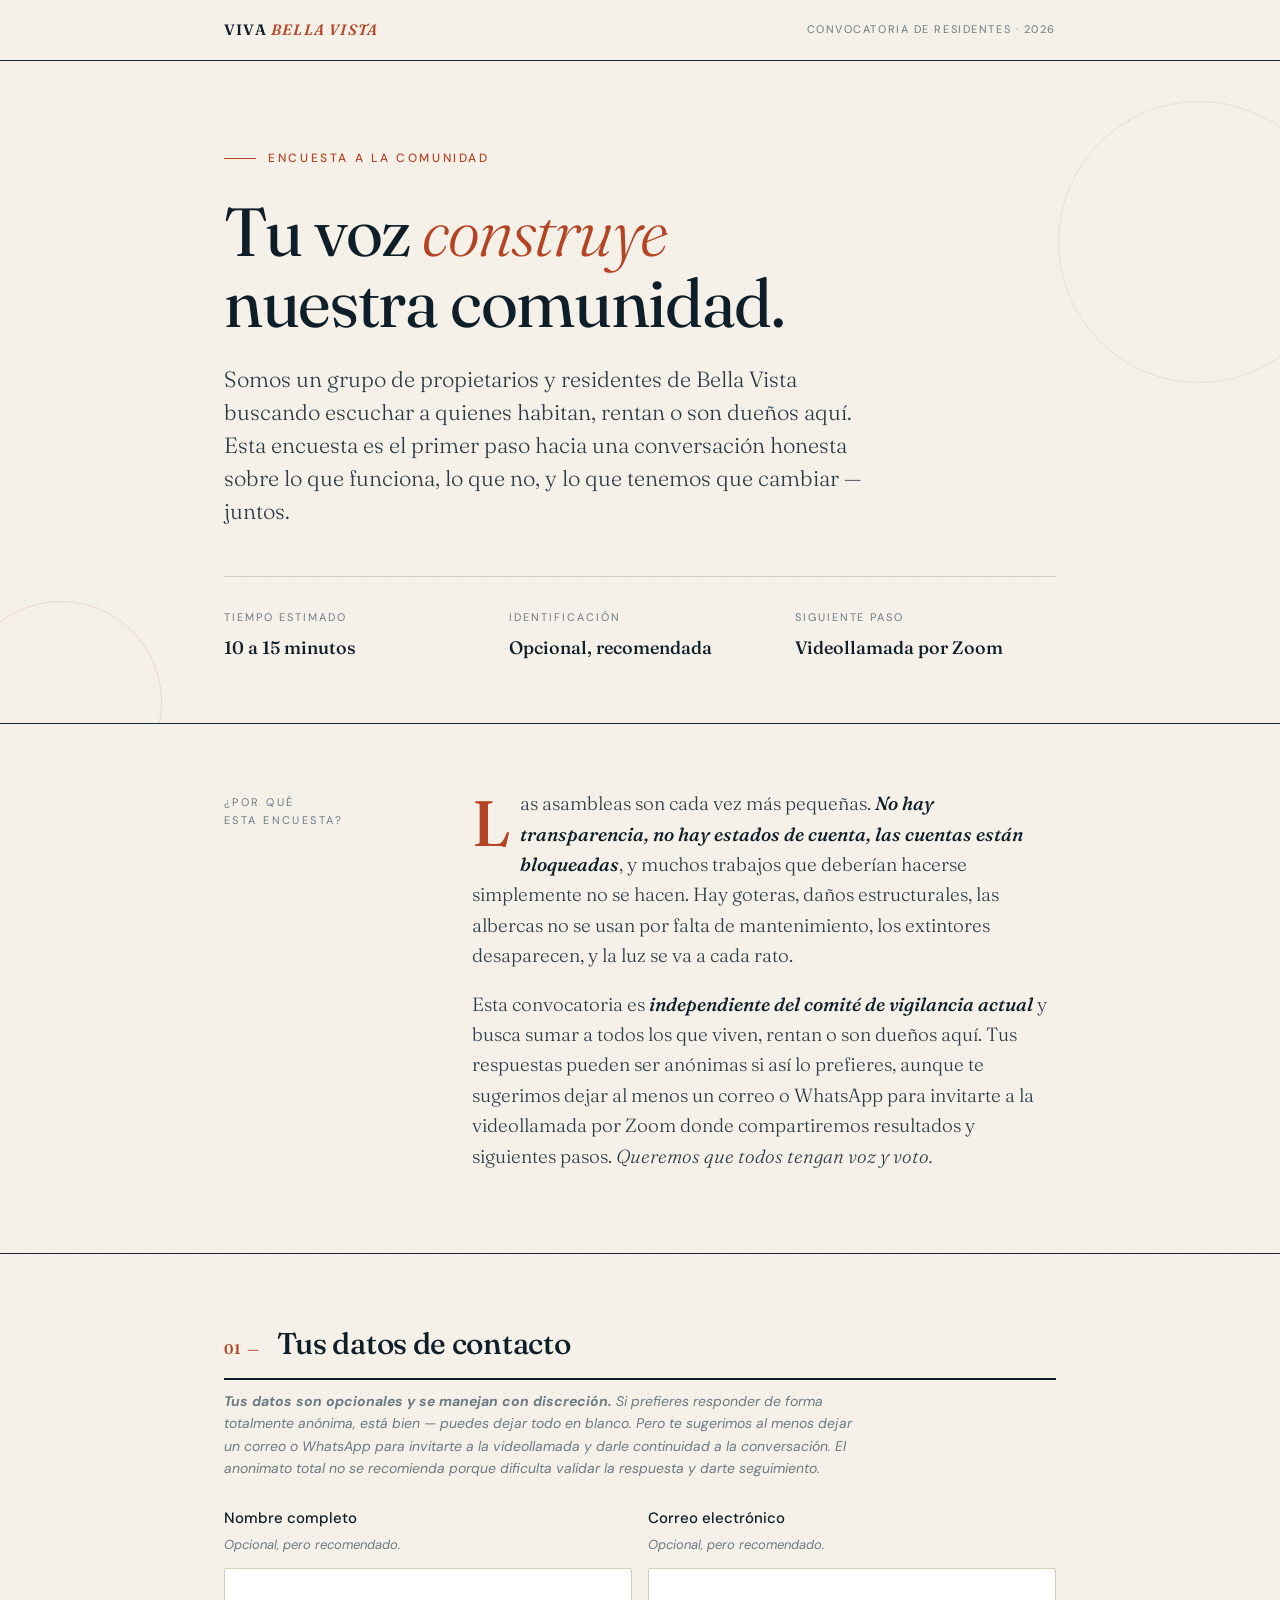
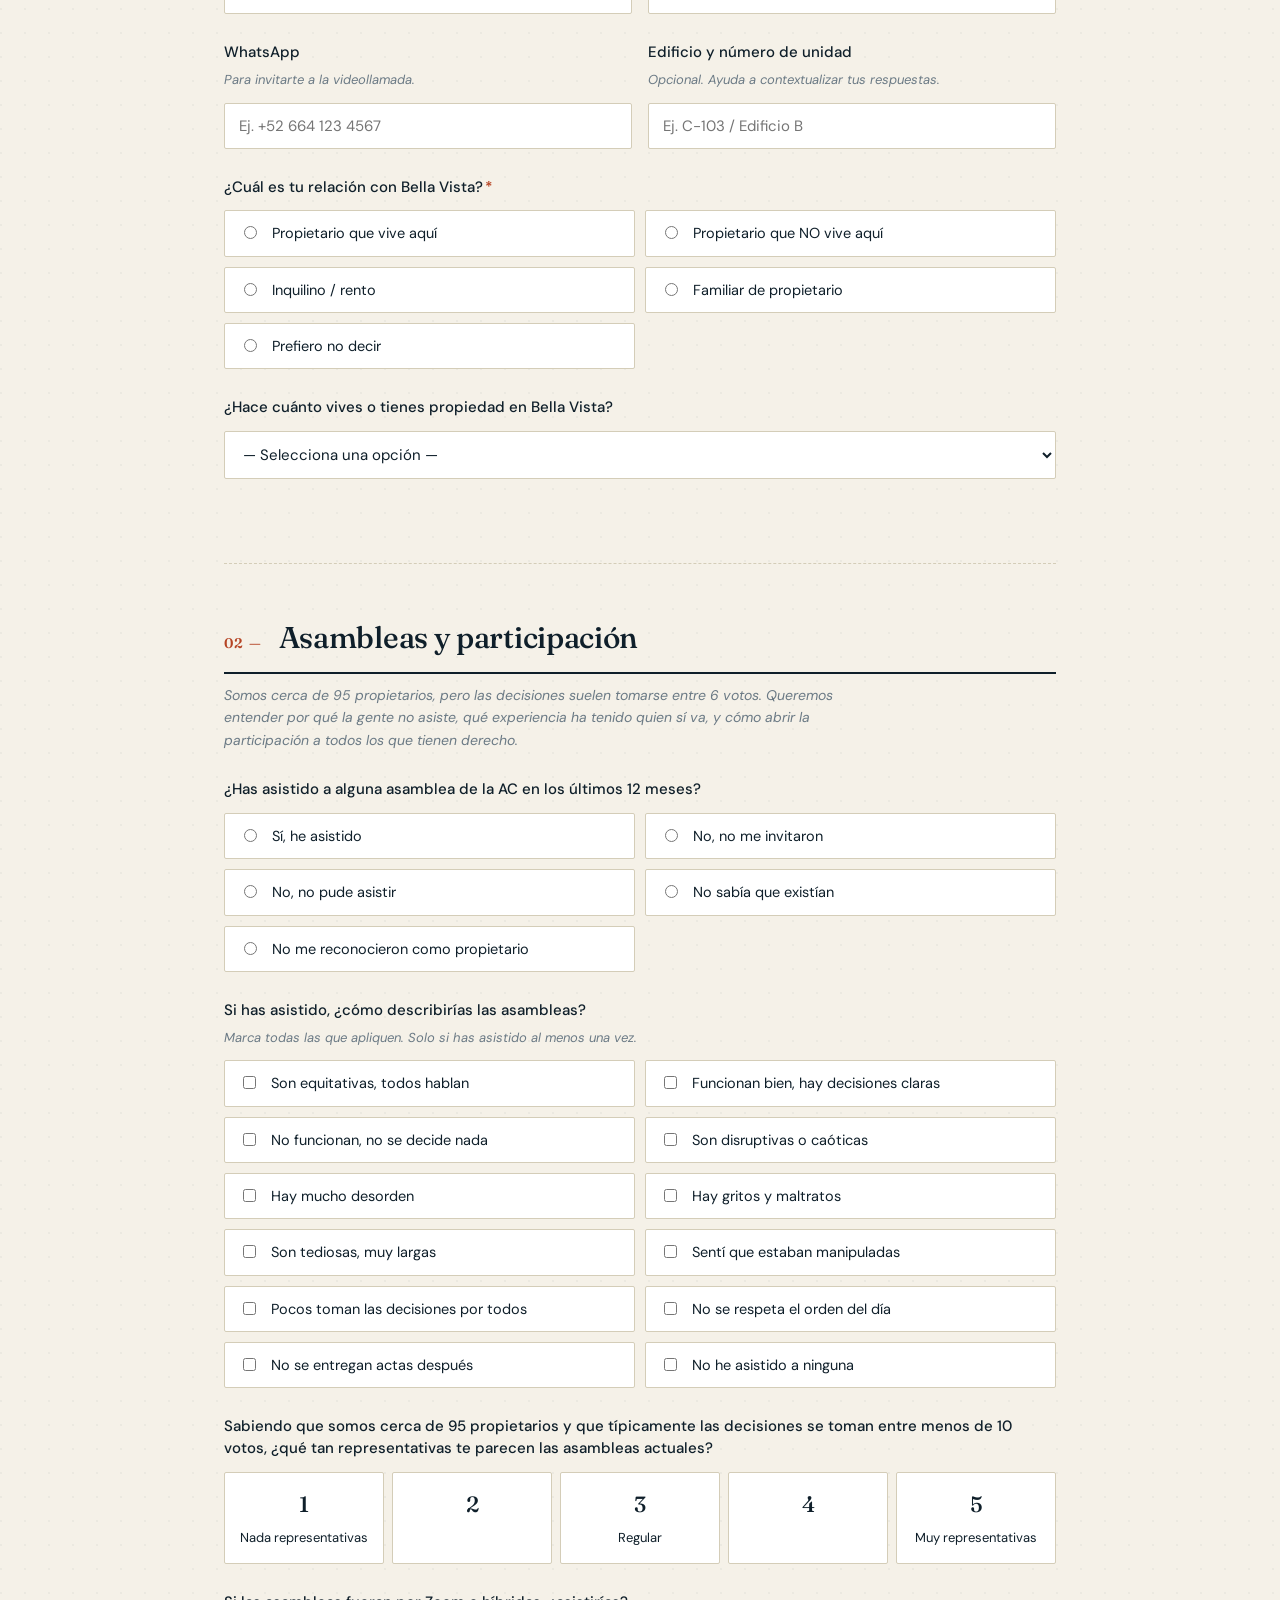
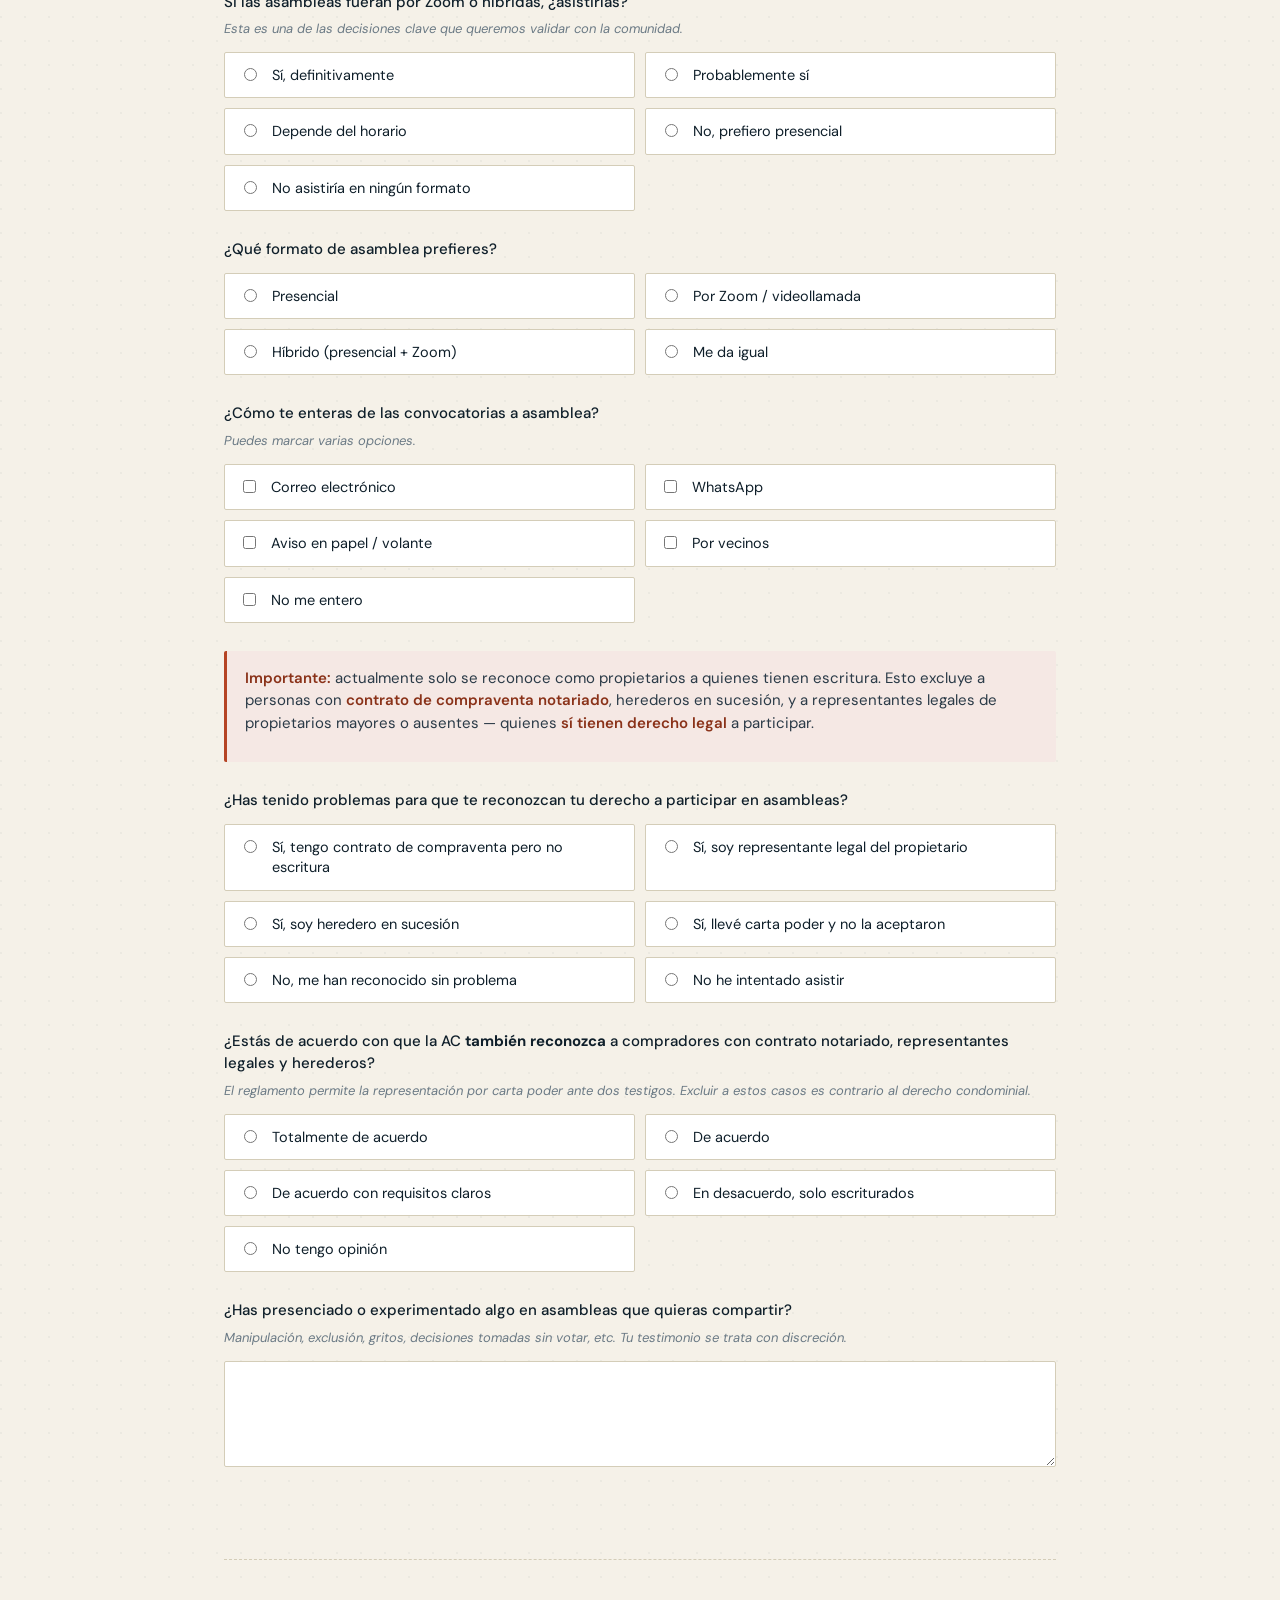
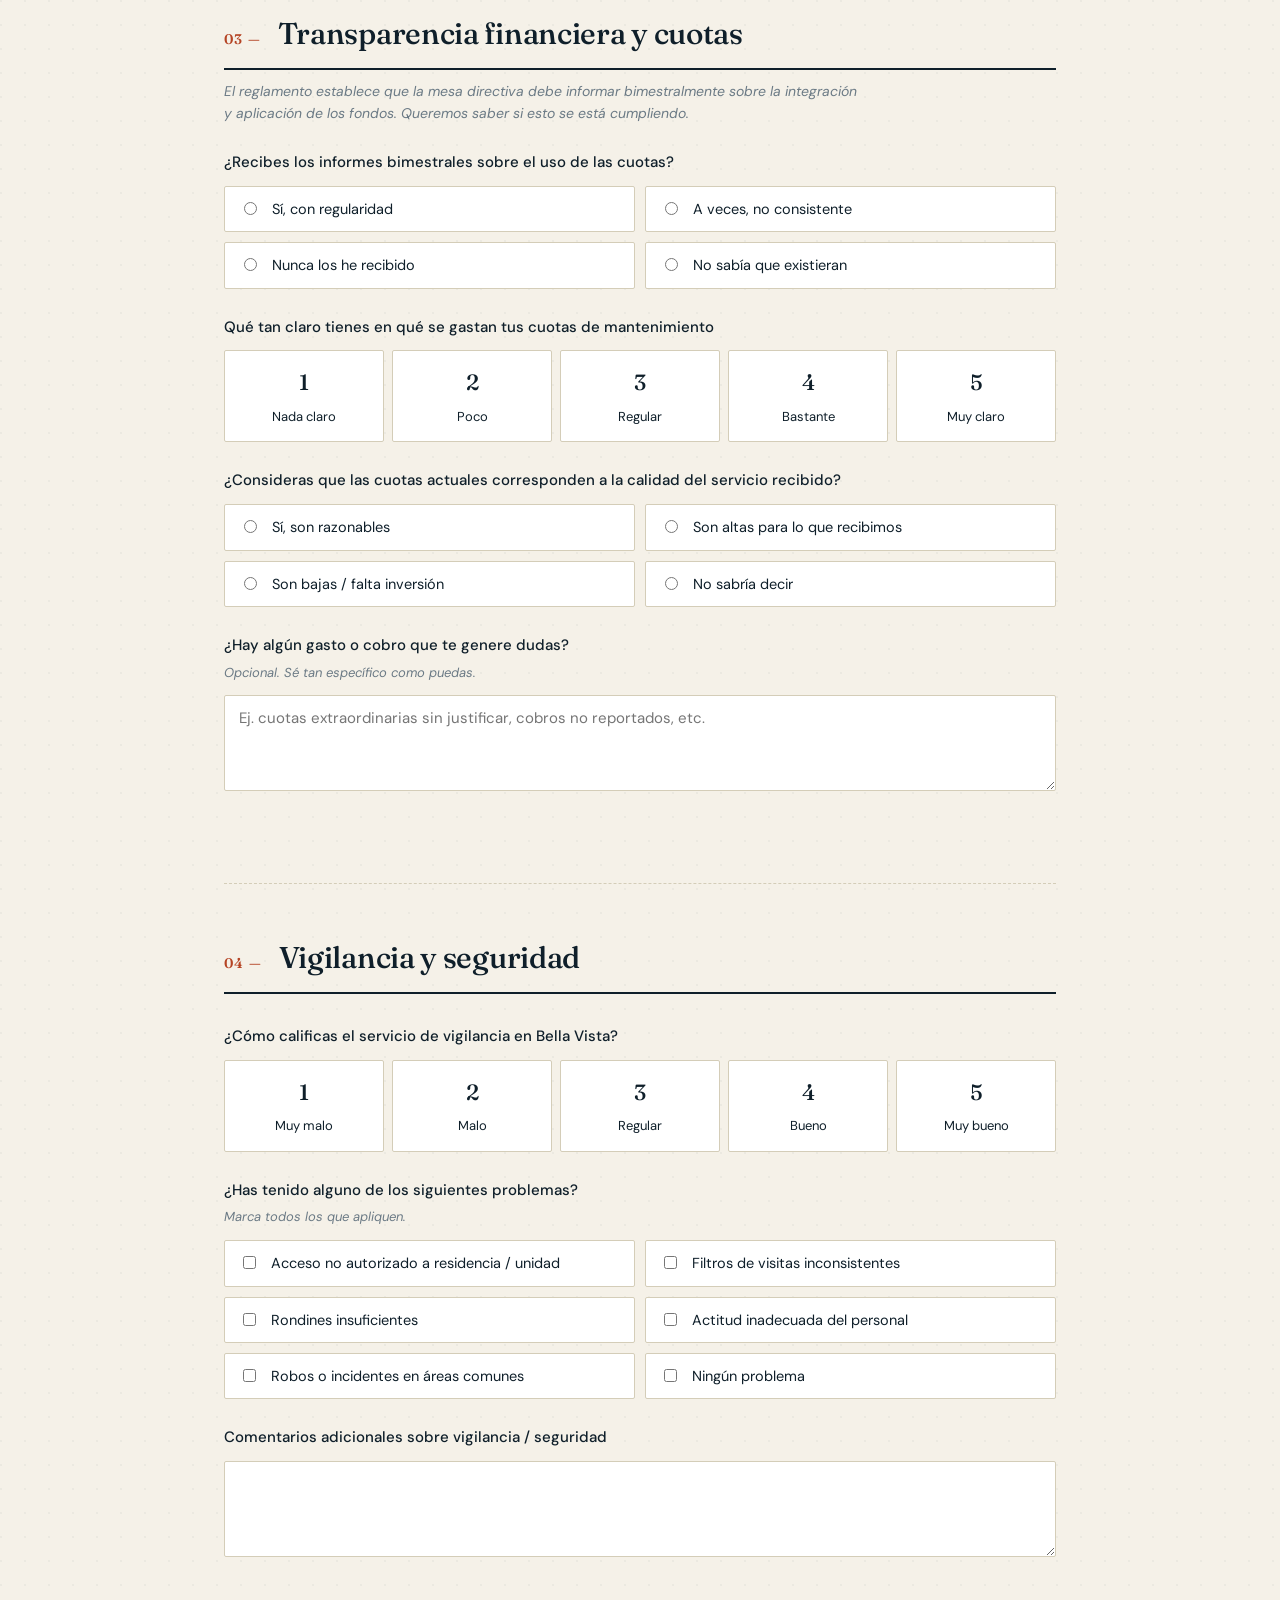
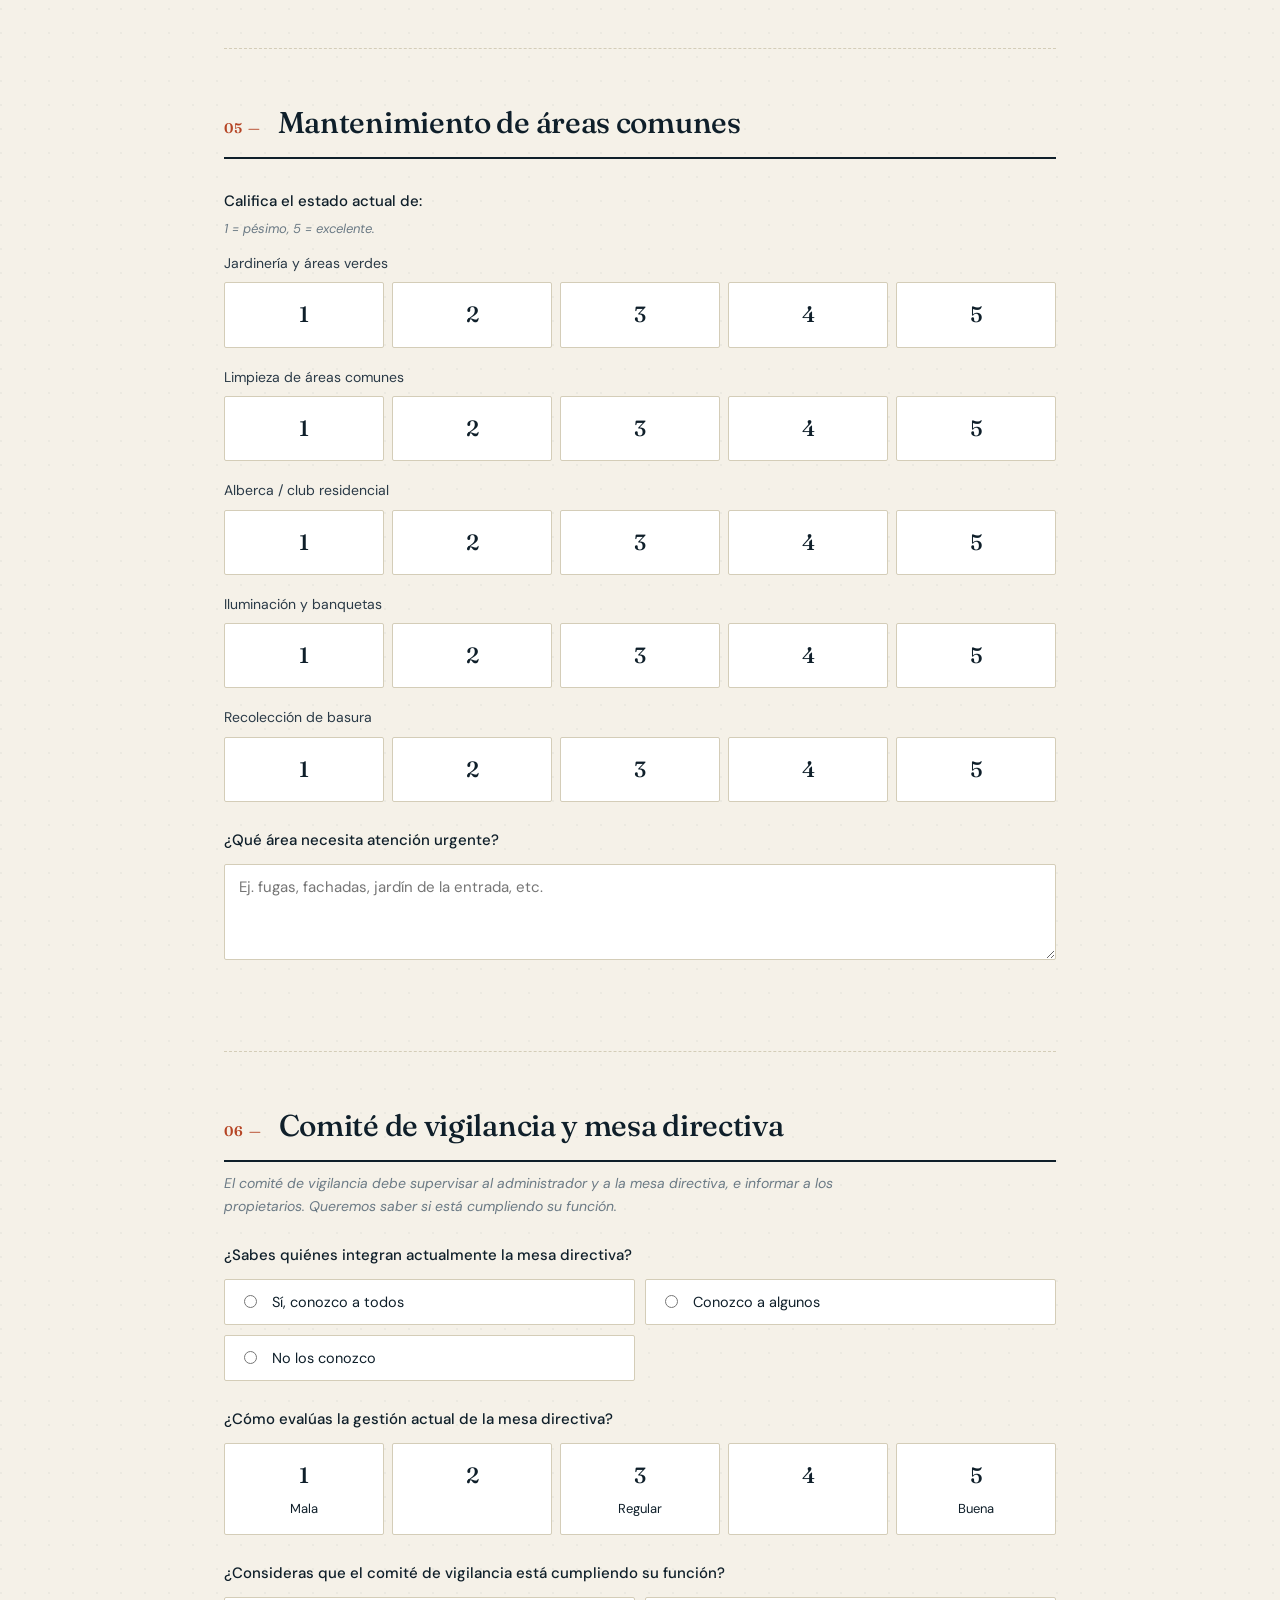
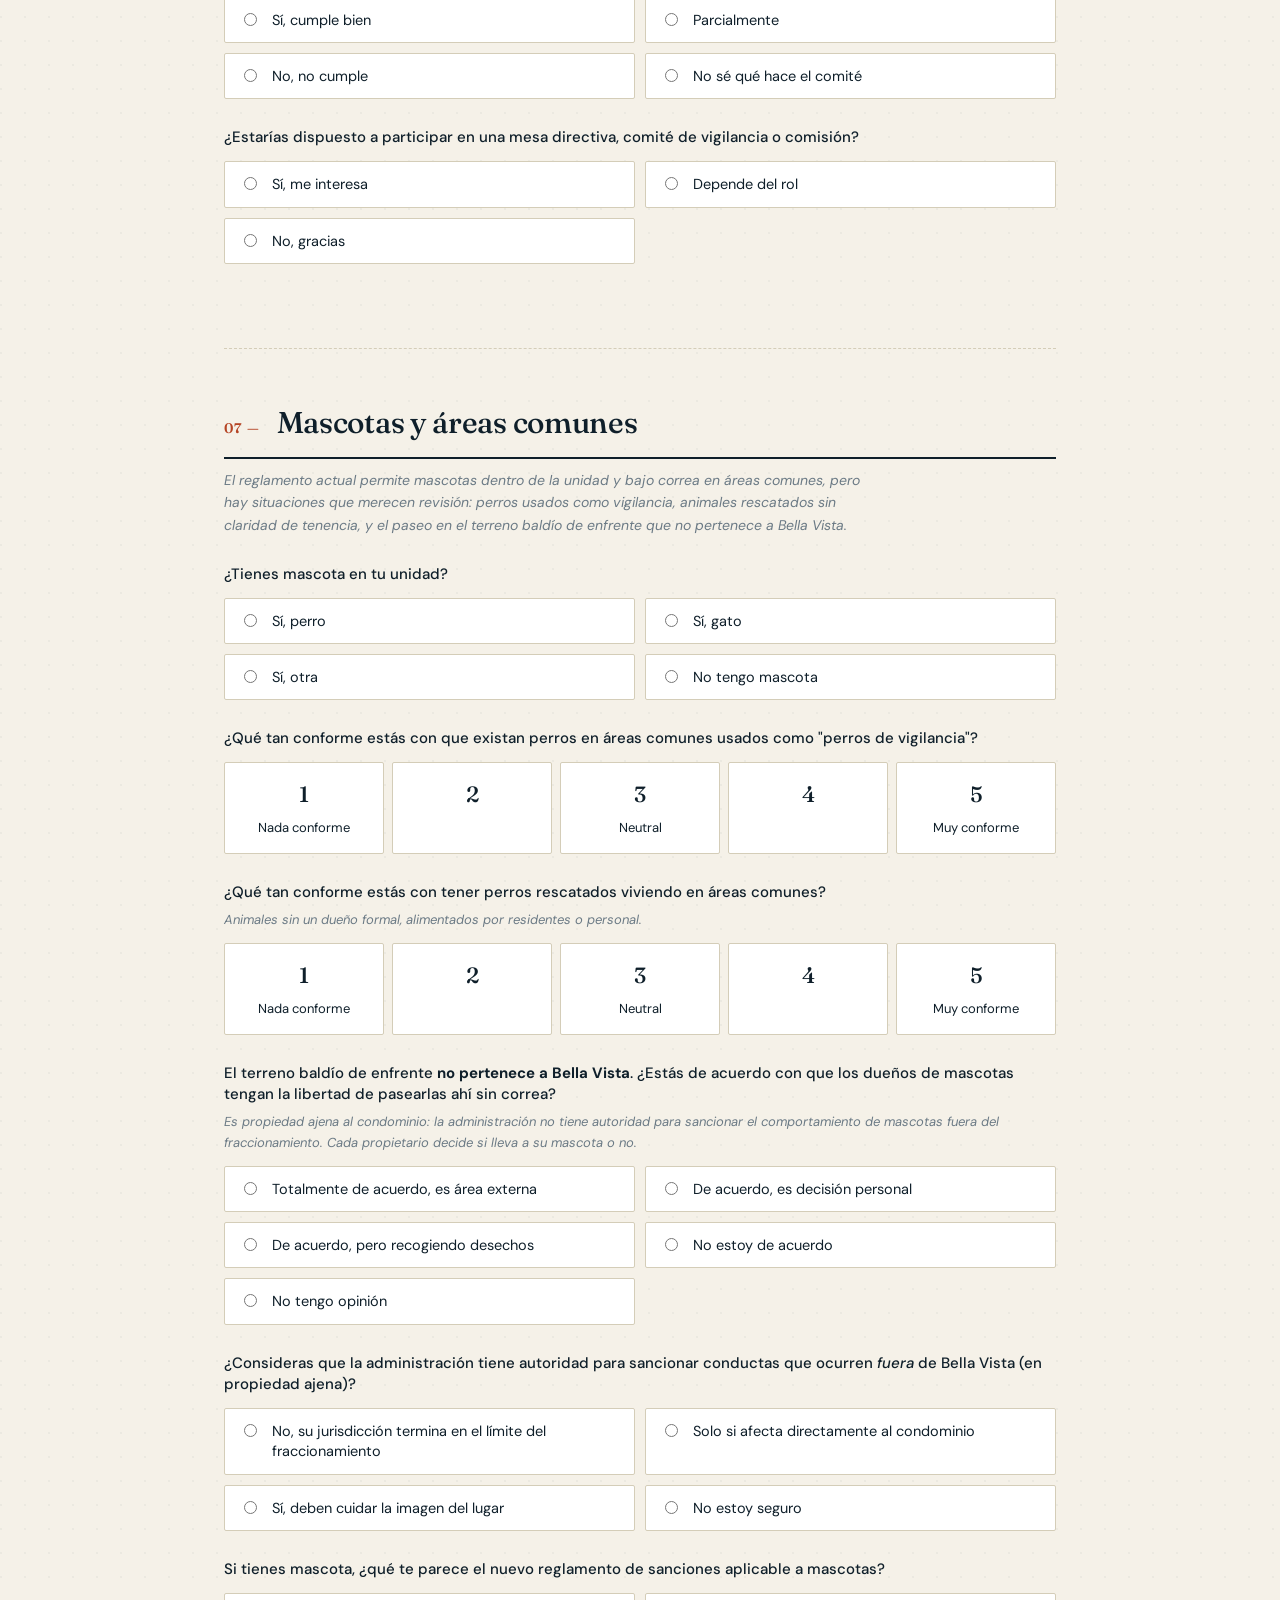
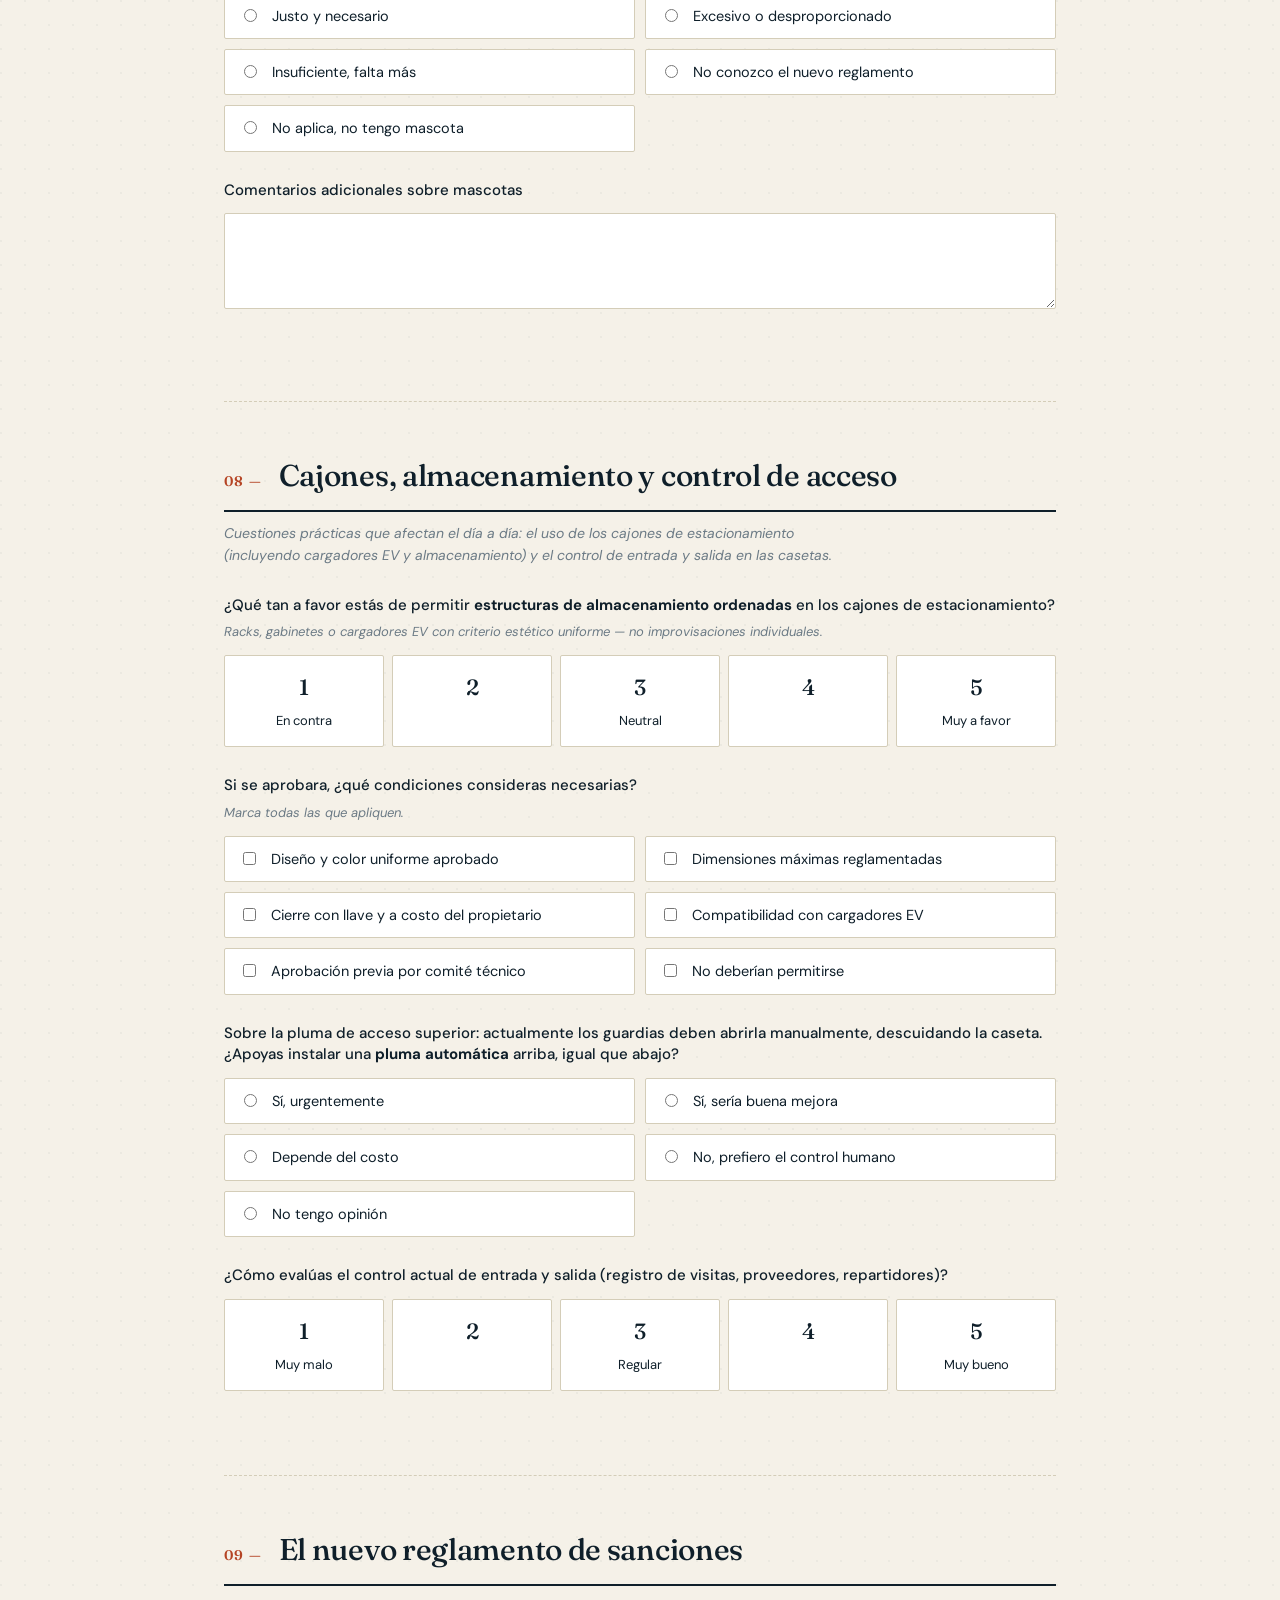
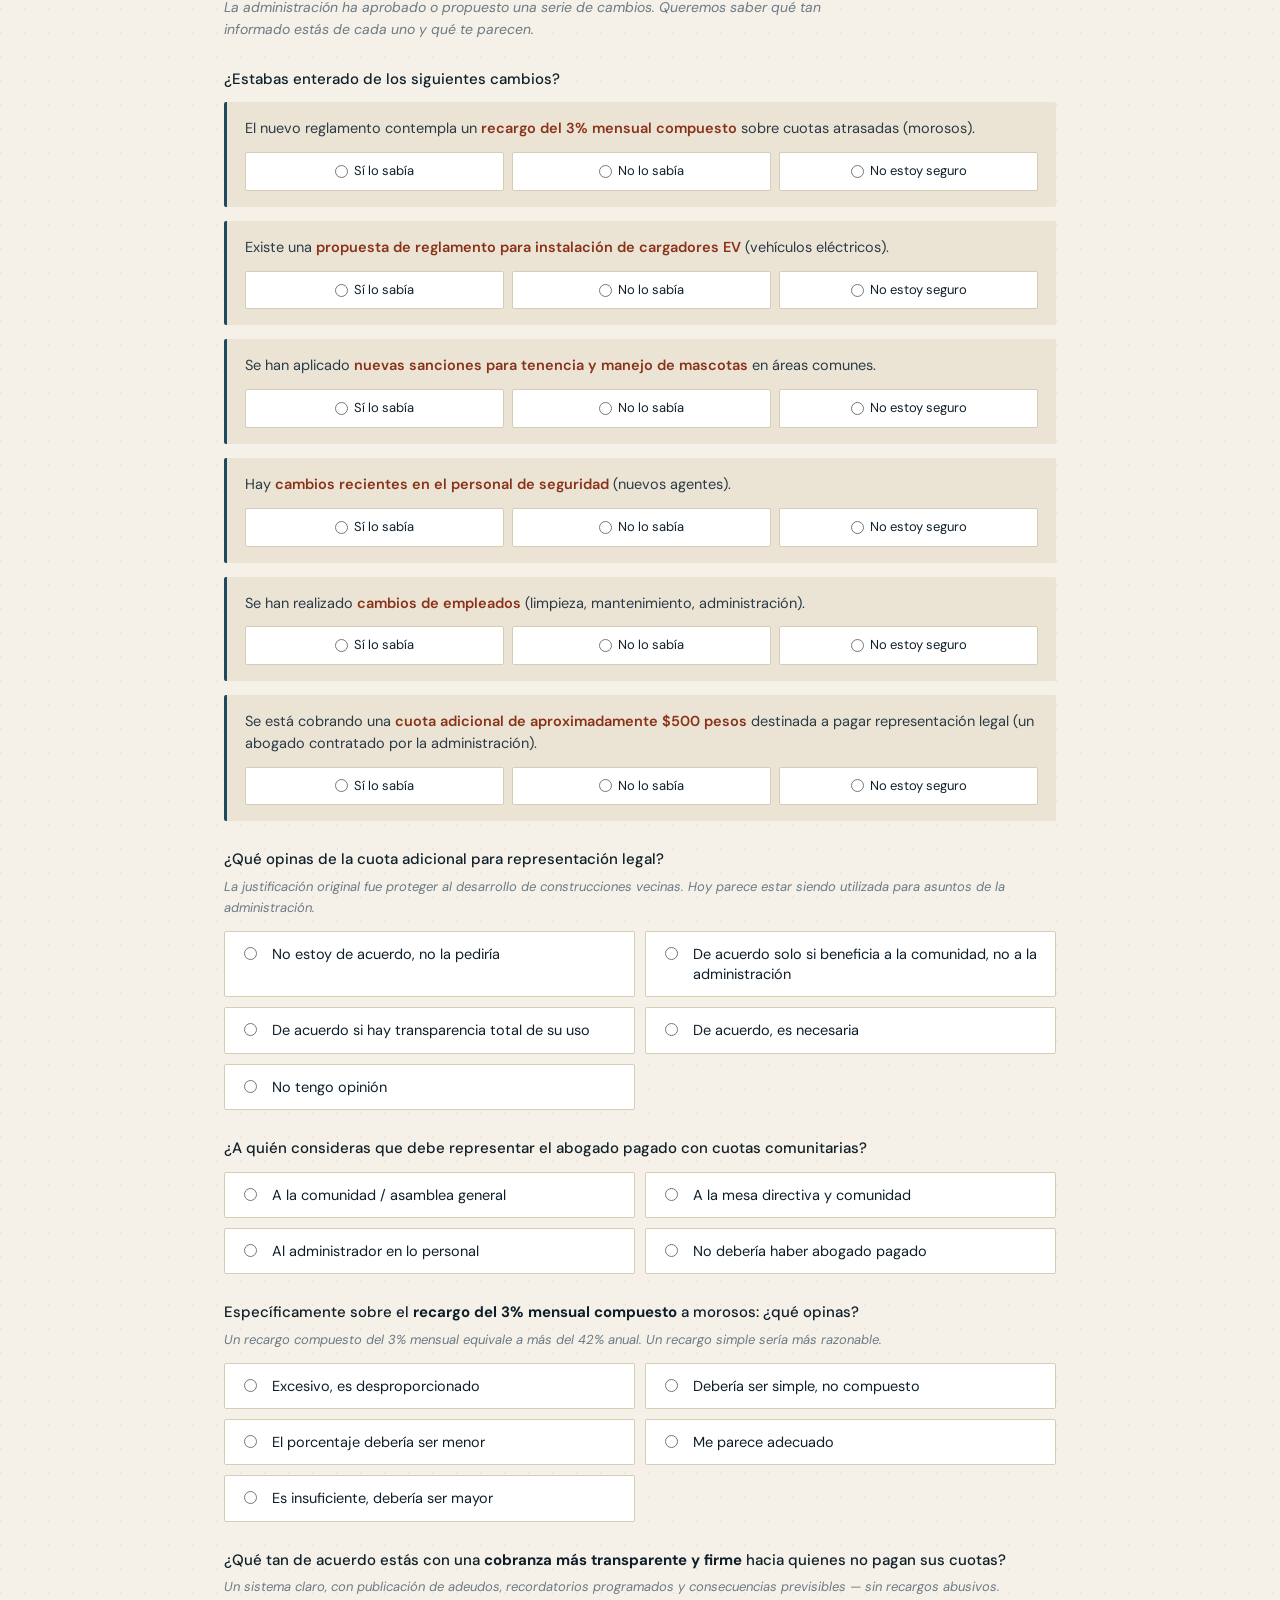
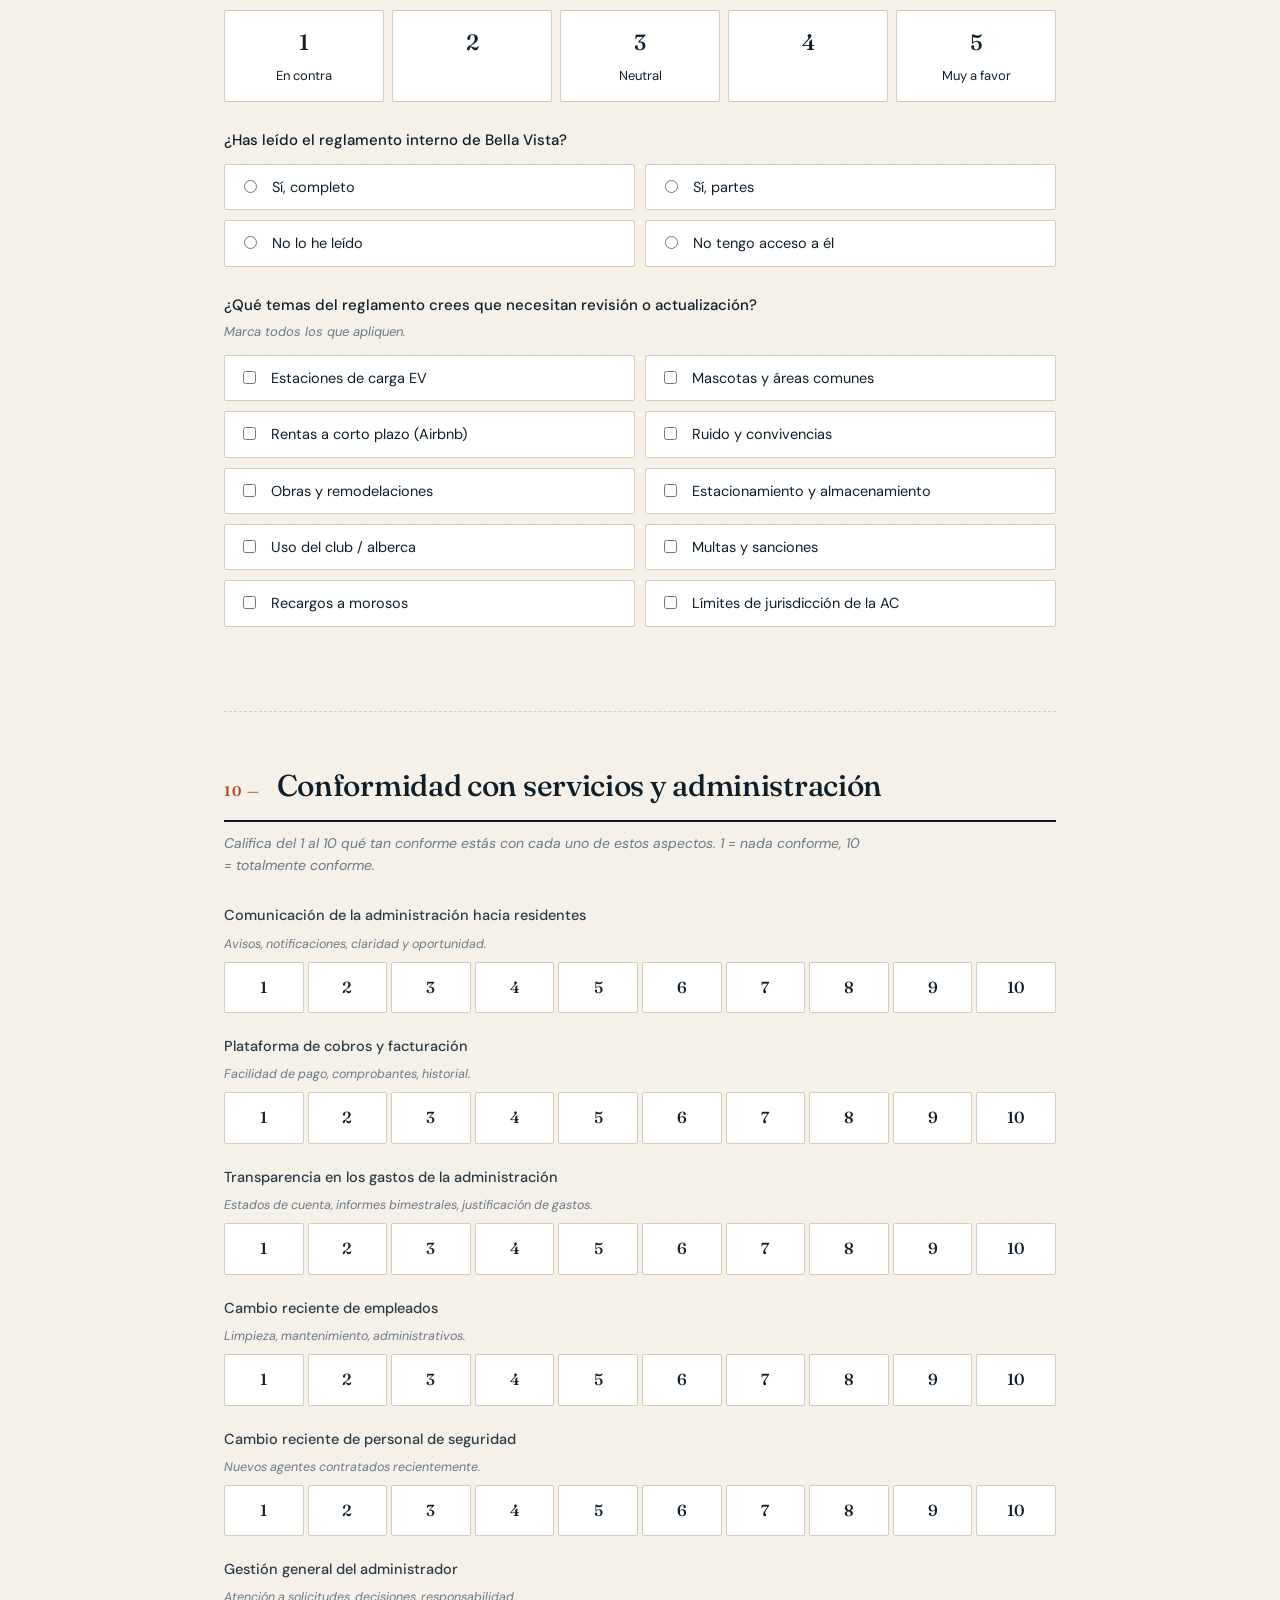
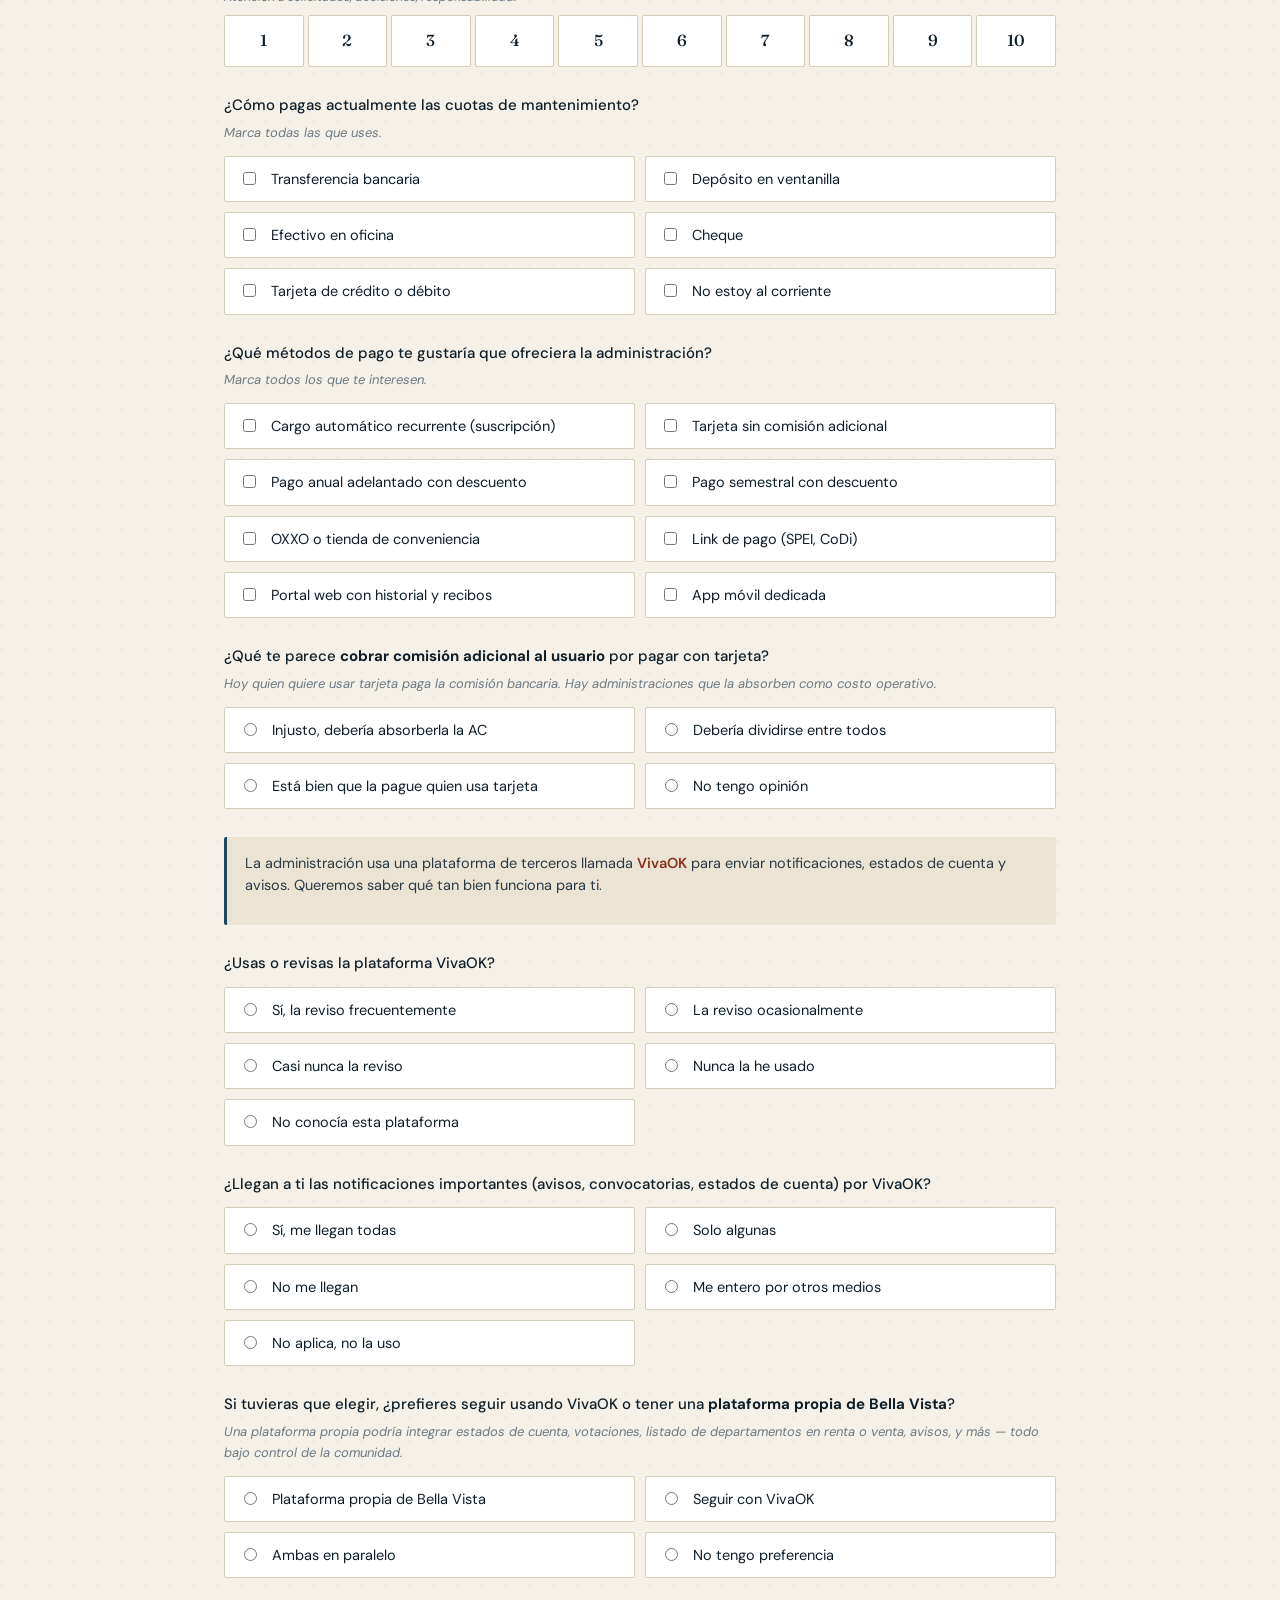
<file: encuesta/index.html>
<!DOCTYPE html>
<html lang="es">
<head>
<meta charset="UTF-8" />
<meta name="viewport" content="width=device-width, initial-scale=1.0" />
<title>Encuesta de la Comunidad — Viva Bella Vista</title>
<meta name="description" content="Encuesta a propietarios, residentes e inquilinos de Condominios Bella Vista. Tu voz cuenta para mejorar nuestra comunidad." />

<link rel="preconnect" href="https://fonts.googleapis.com" />
<link rel="preconnect" href="https://fonts.gstatic.com" crossorigin />
<link href="https://fonts.googleapis.com/css2?family=Fraunces:ital,opsz,wght@0,9..144,300;0,9..144,400;0,9..144,500;0,9..144,600;0,9..144,700;1,9..144,400&family=DM+Sans:wght@300;400;500;600&display=swap" rel="stylesheet" />

<style>
  :root {
    --ink: #0f1f2a;
    --ink-soft: #2a3a47;
    --paper: #f5f1e8;
    --paper-warm: #ebe4d4;
    --line: #1a2b38;
    --accent: #b54424;        /* terracota costera */
    --accent-deep: #8a3219;
    --sea: #1e4a5f;           /* azul profundo del mar */
    --muted: #6b7a85;
    --field-bg: #ffffff;
    --field-border: #d4cdb8;
    --shadow: 0 1px 0 rgba(15,31,42,.06), 0 8px 24px -16px rgba(15,31,42,.18);
  }

  * { box-sizing: border-box; }

  html { scroll-behavior: smooth; }

  body {
    margin: 0;
    background: var(--paper);
    color: var(--ink);
    font-family: 'DM Sans', system-ui, sans-serif;
    font-size: 16px;
    line-height: 1.6;
    -webkit-font-smoothing: antialiased;
    background-image:
      radial-gradient(circle at 1px 1px, rgba(15,31,42,.04) 1px, transparent 0);
    background-size: 24px 24px;
  }

  ::selection { background: var(--accent); color: var(--paper); }

  .container {
    max-width: 880px;
    margin: 0 auto;
    padding: 0 24px;
  }

  /* ============ HEADER / HERO ============ */
  .topbar {
    border-bottom: 1px solid var(--line);
    background: var(--paper);
    padding: 18px 0;
    font-size: 13px;
    letter-spacing: 0.12em;
    text-transform: uppercase;
  }
  .topbar .container {
    display: flex;
    justify-content: space-between;
    align-items: center;
    gap: 16px;
    flex-wrap: wrap;
  }
  .topbar .brand {
    font-family: 'Fraunces', serif;
    font-weight: 600;
    font-size: 15px;
    letter-spacing: 0.08em;
  }
  .topbar .brand span { color: var(--accent); font-style: italic; }
  .topbar .meta { color: var(--muted); font-size: 11px; }

  .hero {
    padding: 80px 0 60px;
    border-bottom: 1px solid var(--line);
    position: relative;
    overflow: hidden;
  }
  .hero::before {
    content: "";
    position: absolute;
    top: 40px; right: -60px;
    width: 280px; height: 280px;
    border: 1px solid var(--ink);
    border-radius: 50%;
    opacity: 0.08;
    pointer-events: none;
  }
  .hero::after {
    content: "";
    position: absolute;
    bottom: -80px; left: -40px;
    width: 200px; height: 200px;
    border: 1px solid var(--accent);
    border-radius: 50%;
    opacity: 0.15;
    pointer-events: none;
  }

  .eyebrow {
    display: inline-flex;
    align-items: center;
    gap: 12px;
    font-size: 12px;
    letter-spacing: 0.22em;
    text-transform: uppercase;
    color: var(--accent);
    font-weight: 500;
    margin-bottom: 28px;
  }
  .eyebrow::before {
    content: "";
    width: 32px; height: 1px;
    background: var(--accent);
  }

  h1 {
    font-family: 'Fraunces', serif;
    font-weight: 400;
    font-size: clamp(40px, 6vw, 68px);
    line-height: 1.05;
    letter-spacing: -0.02em;
    margin: 0 0 24px;
    color: var(--ink);
  }
  h1 em {
    font-style: italic;
    color: var(--accent);
    font-weight: 300;
  }

  .lead {
    font-family: 'Fraunces', serif;
    font-weight: 300;
    font-size: clamp(18px, 2vw, 22px);
    line-height: 1.5;
    color: var(--ink-soft);
    max-width: 640px;
    margin: 0 0 36px;
  }

  .hero-meta {
    display: grid;
    grid-template-columns: repeat(3, 1fr);
    gap: 24px;
    margin-top: 48px;
    padding-top: 32px;
    border-top: 1px solid var(--field-border);
  }
  .hero-meta div .label {
    font-size: 11px;
    letter-spacing: 0.18em;
    text-transform: uppercase;
    color: var(--muted);
    margin-bottom: 8px;
  }
  .hero-meta div .value {
    font-family: 'Fraunces', serif;
    font-size: 18px;
    font-weight: 500;
  }
  @media (max-width: 600px) {
    .hero-meta { grid-template-columns: 1fr; gap: 16px; }
  }

  /* ============ INTRO / CONTEXTO ============ */
  .intro {
    padding: 64px 0;
    border-bottom: 1px solid var(--line);
  }
  .intro-grid {
    display: grid;
    grid-template-columns: 200px 1fr;
    gap: 48px;
    align-items: start;
  }
  @media (max-width: 700px) {
    .intro-grid { grid-template-columns: 1fr; gap: 16px; }
  }
  .intro-label {
    font-size: 11px;
    letter-spacing: 0.22em;
    text-transform: uppercase;
    color: var(--muted);
    padding-top: 6px;
  }
  .intro-text p {
    font-family: 'Fraunces', serif;
    font-size: 19px;
    line-height: 1.6;
    color: var(--ink-soft);
    margin: 0 0 18px;
    font-weight: 300;
  }
  .intro-text p:first-child::first-letter {
    font-family: 'Fraunces', serif;
    float: left;
    font-size: 64px;
    line-height: 0.9;
    padding: 6px 10px 0 0;
    color: var(--accent);
    font-weight: 500;
  }
  .intro-text strong {
    font-weight: 500;
    color: var(--ink);
    font-style: italic;
  }

  /* ============ FORMULARIO ============ */
  .form-section {
    padding: 72px 0 48px;
  }

  .section-block {
    margin-bottom: 56px;
    padding-bottom: 56px;
    border-bottom: 1px dashed var(--field-border);
  }
  .section-block:last-of-type { border-bottom: none; }

  .section-head {
    display: flex;
    align-items: baseline;
    gap: 16px;
    margin-bottom: 32px;
    padding-bottom: 16px;
    border-bottom: 2px solid var(--ink);
  }
  .section-num {
    font-family: 'Fraunces', serif;
    font-size: 14px;
    font-weight: 600;
    color: var(--accent);
    letter-spacing: 0.1em;
    flex-shrink: 0;
  }
  .section-title {
    font-family: 'Fraunces', serif;
    font-size: clamp(22px, 3vw, 30px);
    font-weight: 500;
    margin: 0;
    letter-spacing: -0.01em;
    line-height: 1.2;
  }
  .section-desc {
    font-size: 14px;
    color: var(--muted);
    margin: -22px 0 28px 0;
    max-width: 640px;
    font-style: italic;
  }

  .field {
    margin-bottom: 28px;
  }
  .field label.q {
    display: block;
    font-weight: 500;
    font-size: 15px;
    margin-bottom: 12px;
    color: var(--ink);
    line-height: 1.45;
  }
  .field .help {
    display: block;
    font-size: 13px;
    color: var(--muted);
    margin-top: -6px;
    margin-bottom: 12px;
    font-style: italic;
  }
  .req {
    color: var(--accent);
    font-weight: 600;
    margin-left: 2px;
  }

  input[type="text"],
  input[type="email"],
  input[type="tel"],
  textarea,
  select {
    width: 100%;
    padding: 12px 14px;
    border: 1px solid var(--field-border);
    background: var(--field-bg);
    font-family: inherit;
    font-size: 15px;
    color: var(--ink);
    border-radius: 2px;
    transition: border-color .15s, box-shadow .15s;
  }
  input:focus, textarea:focus, select:focus {
    outline: none;
    border-color: var(--ink);
    box-shadow: 0 0 0 3px rgba(15,31,42,.08);
  }
  textarea { resize: vertical; min-height: 96px; }

  .grid-2 {
    display: grid;
    grid-template-columns: 1fr 1fr;
    gap: 16px;
  }
  @media (max-width: 600px) { .grid-2 { grid-template-columns: 1fr; } }

  /* radio / checkbox custom */
  .options { display: grid; gap: 10px; }
  .options.cols-2 { grid-template-columns: 1fr 1fr; }
  @media (max-width: 600px) { .options.cols-2 { grid-template-columns: 1fr; } }

  .opt {
    display: flex;
    align-items: flex-start;
    gap: 12px;
    padding: 12px 14px;
    border: 1px solid var(--field-border);
    background: var(--field-bg);
    cursor: pointer;
    transition: all .12s ease;
    border-radius: 2px;
    font-size: 14.5px;
    line-height: 1.4;
  }
  .opt:hover { border-color: var(--ink-soft); background: #fff; }
  .opt input { margin-top: 3px; accent-color: var(--accent); flex-shrink: 0; }
  .opt input:checked + span { font-weight: 500; }
  .opt:has(input:checked) {
    border-color: var(--accent);
    background: #fff;
    box-shadow: inset 3px 0 0 var(--accent);
  }

  /* escala 1-5 */
  .scale {
    display: grid;
    grid-template-columns: repeat(5, 1fr);
    gap: 8px;
    margin-top: 8px;
  }
  .scale label {
    display: flex;
    flex-direction: column;
    align-items: center;
    gap: 6px;
    padding: 14px 6px;
    border: 1px solid var(--field-border);
    background: var(--field-bg);
    cursor: pointer;
    border-radius: 2px;
    font-size: 13px;
    text-align: center;
    transition: all .12s;
  }
  .scale label:hover { border-color: var(--ink-soft); }
  .scale label:has(input:checked) {
    border-color: var(--accent);
    background: var(--accent);
    color: var(--paper);
    font-weight: 500;
  }
  .scale label input { display: none; }
  .scale-num {
    font-family: 'Fraunces', serif;
    font-size: 22px;
    font-weight: 500;
  }
  .scale-caption {
    display: flex;
    justify-content: space-between;
    font-size: 11px;
    letter-spacing: 0.1em;
    text-transform: uppercase;
    color: var(--muted);
    margin-top: 8px;
  }

  /* escala 1-10 */
  .scale10 {
    display: grid;
    grid-template-columns: repeat(10, 1fr);
    gap: 4px;
    margin-top: 8px;
  }
  .scale10 label {
    display: flex;
    align-items: center;
    justify-content: center;
    padding: 12px 0;
    border: 1px solid var(--field-border);
    background: var(--field-bg);
    cursor: pointer;
    border-radius: 2px;
    font-family: 'Fraunces', serif;
    font-size: 16px;
    font-weight: 500;
    transition: all .12s;
  }
  .scale10 label:hover { border-color: var(--ink-soft); }
  .scale10 label:has(input:checked) {
    border-color: var(--accent);
    background: var(--accent);
    color: var(--paper);
  }
  .scale10 label input { display: none; }
  @media (max-width: 600px) {
    .scale10 { grid-template-columns: repeat(5, 1fr); }
  }

  /* "¿Estabas enterado?" bloques compactos */
  .knowledge-block {
    background: var(--paper-warm);
    border-left: 3px solid var(--sea);
    padding: 16px 18px;
    margin-bottom: 14px;
    border-radius: 2px;
  }
  .knowledge-block .fact {
    font-size: 14.5px;
    line-height: 1.5;
    color: var(--ink-soft);
    margin: 0 0 12px;
  }
  .knowledge-block .fact strong {
    color: var(--accent-deep);
    font-weight: 600;
  }
  .knowledge-block .yn {
    display: flex;
    gap: 8px;
    flex-wrap: wrap;
  }
  .knowledge-block .yn label {
    flex: 1;
    min-width: 90px;
    padding: 8px 12px;
    border: 1px solid var(--field-border);
    background: var(--field-bg);
    border-radius: 2px;
    cursor: pointer;
    font-size: 13px;
    text-align: center;
    transition: all .12s;
    display: flex;
    align-items: center;
    justify-content: center;
    gap: 6px;
  }
  .knowledge-block .yn label:hover { border-color: var(--ink-soft); }
  .knowledge-block .yn label:has(input:checked) {
    border-color: var(--accent);
    background: var(--accent);
    color: var(--paper);
    font-weight: 500;
  }
  .knowledge-block .yn input { accent-color: var(--accent); margin: 0; }
  .knowledge-block .yn label:has(input:checked) input { display: none; }

  .matrix-row {
    margin-bottom: 22px;
  }
  .matrix-row .matrix-label {
    font-size: 14.5px;
    margin-bottom: 6px;
    color: var(--ink-soft);
    font-weight: 500;
  }
  .matrix-row .matrix-help {
    font-size: 12.5px;
    color: var(--muted);
    margin-bottom: 8px;
    font-style: italic;
  }

  /* ============ SUBMIT ============ */
  .submit-block {
    padding: 56px 0 96px;
    text-align: center;
  }
  .submit-block .privacy {
    font-size: 13px;
    color: var(--muted);
    max-width: 540px;
    margin: 0 auto 28px;
    line-height: 1.6;
  }

  button[type="submit"] {
    background: var(--ink);
    color: var(--paper);
    border: none;
    padding: 18px 48px;
    font-family: 'Fraunces', serif;
    font-size: 17px;
    font-weight: 500;
    letter-spacing: 0.04em;
    cursor: pointer;
    border-radius: 2px;
    transition: all .2s;
    position: relative;
    overflow: hidden;
  }
  button[type="submit"]:hover {
    background: var(--accent);
    transform: translateY(-1px);
    box-shadow: 0 8px 24px -8px rgba(181,68,36,.5);
  }
  button[type="submit"]:active { transform: translateY(0); }

  /* ============ FOOTER ============ */
  footer {
    border-top: 1px solid var(--line);
    background: var(--ink);
    color: var(--paper-warm);
    padding: 48px 0 32px;
    font-size: 13px;
  }
  footer .container {
    display: flex;
    justify-content: space-between;
    align-items: flex-start;
    gap: 24px;
    flex-wrap: wrap;
  }
  footer .brand-foot {
    font-family: 'Fraunces', serif;
    font-size: 18px;
    font-weight: 500;
    color: var(--paper);
    margin-bottom: 6px;
  }
  footer .brand-foot em { color: var(--accent); font-style: italic; }
  footer p { margin: 0; opacity: .7; max-width: 380px; line-height: 1.6; }
  footer .legal {
    margin-top: 32px;
    padding-top: 20px;
    border-top: 1px solid rgba(245,241,232,.1);
    width: 100%;
    font-size: 11px;
    letter-spacing: 0.1em;
    text-transform: uppercase;
    opacity: .5;
  }

  /* ============ STATUS ============ */
  .status {
    display: none;
    padding: 20px;
    margin-top: 24px;
    border-radius: 2px;
    font-size: 14px;
  }
  .status.success {
    display: block;
    background: #e8f0e8;
    border-left: 3px solid #3d6b3d;
    color: #1f3a1f;
  }
  .status.error {
    display: block;
    background: #f5e8e4;
    border-left: 3px solid var(--accent);
    color: var(--accent-deep);
  }

  /* anim load */
  @keyframes fadeUp {
    from { opacity: 0; transform: translateY(12px); }
    to { opacity: 1; transform: translateY(0); }
  }
  .hero > .container > * {
    animation: fadeUp .7s ease-out backwards;
  }
  .hero .eyebrow { animation-delay: .05s; }
  .hero h1 { animation-delay: .15s; }
  .hero .lead { animation-delay: .3s; }
  .hero .hero-meta { animation-delay: .45s; }

  /* anchor offset */
  .form-section { scroll-margin-top: 24px; }
</style>
</head>
<body>

<!-- TOP BAR -->
<div class="topbar">
  <div class="container">
    <div class="brand">Viva <span>Bella Vista</span></div>
    <div class="meta">Convocatoria de Residentes · 2026</div>
  </div>
</div>

<!-- HERO -->
<section class="hero">
  <div class="container">
    <div class="eyebrow">Encuesta a la comunidad</div>
    <h1>Tu voz <em>construye</em><br/>nuestra comunidad.</h1>
    <p class="lead">
      Somos un grupo de propietarios y residentes de Bella Vista buscando
      escuchar a quienes habitan, rentan o son dueños aquí. Esta encuesta
      es el primer paso hacia una conversación honesta sobre lo que
      funciona, lo que no, y lo que tenemos que cambiar — juntos.
    </p>

    <div class="hero-meta">
      <div>
        <div class="label">Tiempo estimado</div>
        <div class="value">10 a 15 minutos</div>
      </div>
      <div>
        <div class="label">Identificación</div>
        <div class="value">Opcional, recomendada</div>
      </div>
      <div>
        <div class="label">Siguiente paso</div>
        <div class="value">Videollamada por Zoom</div>
      </div>
    </div>
  </div>
</section>

<!-- INTRO -->
<section class="intro">
  <div class="container">
    <div class="intro-grid">
      <div class="intro-label">¿Por qué<br/>esta encuesta?</div>
      <div class="intro-text">
        <p>
          Las asambleas son cada vez más pequeñas. <strong>No hay transparencia,
          no hay estados de cuenta, las cuentas están bloqueadas</strong>, y
          muchos trabajos que deberían hacerse simplemente no se hacen. Hay
          goteras, daños estructurales, las albercas no se usan por falta de
          mantenimiento, los extintores desaparecen, y la luz se va a cada rato.
        </p>
        <p>
          Esta convocatoria es <strong>independiente del comité de vigilancia
          actual</strong> y busca sumar a todos los que viven, rentan o son
          dueños aquí. Tus respuestas pueden ser anónimas si así lo prefieres,
          aunque te sugerimos dejar al menos un correo o WhatsApp para
          invitarte a la videollamada por Zoom donde compartiremos resultados y
          siguientes pasos. <em>Queremos que todos tengan voz y voto.</em>
        </p>
      </div>
    </div>
  </div>
</section>

<!-- FORM -->
<section class="form-section" id="encuesta">
  <div class="container">
    <form id="surveyForm" novalidate>

      <!-- 1. CONTACTO -->
      <div class="section-block">
        <div class="section-head">
          <span class="section-num">01 —</span>
          <h2 class="section-title">Tus datos de contacto</h2>
        </div>
        <p class="section-desc">
          <strong>Tus datos son opcionales y se manejan con discreción.</strong>
          Si prefieres responder de forma totalmente anónima, está bien — puedes
          dejar todo en blanco. Pero te sugerimos al menos dejar un correo o
          WhatsApp para invitarte a la videollamada y darle continuidad a la
          conversación. <em>El anonimato total no se recomienda</em> porque dificulta
          validar la respuesta y darte seguimiento.
        </p>

        <div class="grid-2">
          <div class="field">
            <label class="q" for="nombre">Nombre completo</label>
            <span class="help">Opcional, pero recomendado.</span>
            <input type="text" id="nombre" name="nombre" autocomplete="name" />
          </div>
          <div class="field">
            <label class="q" for="email">Correo electrónico</label>
            <span class="help">Opcional, pero recomendado.</span>
            <input type="email" id="email" name="email" autocomplete="email" />
          </div>
        </div>

        <div class="grid-2">
          <div class="field">
            <label class="q" for="whatsapp">WhatsApp</label>
            <span class="help">Para invitarte a la videollamada.</span>
            <input type="tel" id="whatsapp" name="whatsapp" placeholder="Ej. +52 664 123 4567" />
          </div>
          <div class="field">
            <label class="q" for="unidad">Edificio y número de unidad</label>
            <span class="help">Opcional. Ayuda a contextualizar tus respuestas.</span>
            <input type="text" id="unidad" name="unidad" placeholder="Ej. C-103 / Edificio B" />
          </div>
        </div>

        <div class="field">
          <label class="q">¿Cuál es tu relación con Bella Vista?<span class="req">*</span></label>
          <div class="options cols-2">
            <label class="opt"><input type="radio" name="relacion" value="propietario_residente" required /><span>Propietario que vive aquí</span></label>
            <label class="opt"><input type="radio" name="relacion" value="propietario_no_residente" /><span>Propietario que NO vive aquí</span></label>
            <label class="opt"><input type="radio" name="relacion" value="inquilino" /><span>Inquilino / rento</span></label>
            <label class="opt"><input type="radio" name="relacion" value="familiar" /><span>Familiar de propietario</span></label>
            <label class="opt"><input type="radio" name="relacion" value="prefiero_no_decir" /><span>Prefiero no decir</span></label>
          </div>
        </div>

        <div class="field">
          <label class="q" for="antiguedad">¿Hace cuánto vives o tienes propiedad en Bella Vista?</label>
          <select id="antiguedad" name="antiguedad">
            <option value="">— Selecciona una opción —</option>
            <option>Menos de 1 año</option>
            <option>1 a 3 años</option>
            <option>3 a 5 años</option>
            <option>Más de 5 años</option>
          </select>
        </div>
      </div>

      <!-- 2. ASAMBLEAS -->
      <div class="section-block">
        <div class="section-head">
          <span class="section-num">02 —</span>
          <h2 class="section-title">Asambleas y participación</h2>
        </div>
        <p class="section-desc">
          Somos cerca de 95 propietarios, pero las decisiones suelen tomarse
          entre 6 votos. Queremos entender por qué la gente no asiste, qué
          experiencia ha tenido quien sí va, y cómo abrir la participación a
          todos los que tienen derecho.
        </p>

        <div class="field">
          <label class="q">¿Has asistido a alguna asamblea de la AC en los últimos 12 meses?</label>
          <div class="options cols-2">
            <label class="opt"><input type="radio" name="asistencia" value="si" /><span>Sí, he asistido</span></label>
            <label class="opt"><input type="radio" name="asistencia" value="no_invitado" /><span>No, no me invitaron</span></label>
            <label class="opt"><input type="radio" name="asistencia" value="no_pude" /><span>No, no pude asistir</span></label>
            <label class="opt"><input type="radio" name="asistencia" value="no_sabia" /><span>No sabía que existían</span></label>
            <label class="opt"><input type="radio" name="asistencia" value="no_reconocido" /><span>No me reconocieron como propietario</span></label>
          </div>
        </div>

        <div class="field">
          <label class="q">Si has asistido, ¿cómo describirías las asambleas?</label>
          <span class="help">Marca todas las que apliquen. Solo si has asistido al menos una vez.</span>
          <div class="options cols-2">
            <label class="opt"><input type="checkbox" name="asamblea_opinion" value="equitativas" /><span>Son equitativas, todos hablan</span></label>
            <label class="opt"><input type="checkbox" name="asamblea_opinion" value="funcionan" /><span>Funcionan bien, hay decisiones claras</span></label>
            <label class="opt"><input type="checkbox" name="asamblea_opinion" value="no_funcionan" /><span>No funcionan, no se decide nada</span></label>
            <label class="opt"><input type="checkbox" name="asamblea_opinion" value="disruptivas" /><span>Son disruptivas o caóticas</span></label>
            <label class="opt"><input type="checkbox" name="asamblea_opinion" value="desorden" /><span>Hay mucho desorden</span></label>
            <label class="opt"><input type="checkbox" name="asamblea_opinion" value="gritos" /><span>Hay gritos y maltratos</span></label>
            <label class="opt"><input type="checkbox" name="asamblea_opinion" value="tediosas" /><span>Son tediosas, muy largas</span></label>
            <label class="opt"><input type="checkbox" name="asamblea_opinion" value="manipuladas" /><span>Sentí que estaban manipuladas</span></label>
            <label class="opt"><input type="checkbox" name="asamblea_opinion" value="pocos_deciden" /><span>Pocos toman las decisiones por todos</span></label>
            <label class="opt"><input type="checkbox" name="asamblea_opinion" value="orden_dia" /><span>No se respeta el orden del día</span></label>
            <label class="opt"><input type="checkbox" name="asamblea_opinion" value="sin_actas" /><span>No se entregan actas después</span></label>
            <label class="opt"><input type="checkbox" name="asamblea_opinion" value="no_aplica" /><span>No he asistido a ninguna</span></label>
          </div>
        </div>

        <div class="field">
          <label class="q">Sabiendo que somos cerca de 95 propietarios y que típicamente las decisiones se toman entre menos de 10 votos, ¿qué tan representativas te parecen las asambleas actuales?</label>
          <div class="scale">
            <label><input type="radio" name="representatividad" value="1" /><span class="scale-num">1</span><span>Nada representativas</span></label>
            <label><input type="radio" name="representatividad" value="2" /><span class="scale-num">2</span></label>
            <label><input type="radio" name="representatividad" value="3" /><span class="scale-num">3</span><span>Regular</span></label>
            <label><input type="radio" name="representatividad" value="4" /><span class="scale-num">4</span></label>
            <label><input type="radio" name="representatividad" value="5" /><span class="scale-num">5</span><span>Muy representativas</span></label>
          </div>
        </div>

        <div class="field">
          <label class="q">Si las asambleas fueran por Zoom o híbridas, ¿asistirías?</label>
          <span class="help">Esta es una de las decisiones clave que queremos validar con la comunidad.</span>
          <div class="options cols-2">
            <label class="opt"><input type="radio" name="asistencia_zoom" value="si_definitivo" /><span>Sí, definitivamente</span></label>
            <label class="opt"><input type="radio" name="asistencia_zoom" value="probable" /><span>Probablemente sí</span></label>
            <label class="opt"><input type="radio" name="asistencia_zoom" value="depende_horario" /><span>Depende del horario</span></label>
            <label class="opt"><input type="radio" name="asistencia_zoom" value="no" /><span>No, prefiero presencial</span></label>
            <label class="opt"><input type="radio" name="asistencia_zoom" value="no_asisto" /><span>No asistiría en ningún formato</span></label>
          </div>
        </div>

        <div class="field">
          <label class="q">¿Qué formato de asamblea prefieres?</label>
          <div class="options cols-2">
            <label class="opt"><input type="radio" name="formato" value="presencial" /><span>Presencial</span></label>
            <label class="opt"><input type="radio" name="formato" value="zoom" /><span>Por Zoom / videollamada</span></label>
            <label class="opt"><input type="radio" name="formato" value="hibrido" /><span>Híbrido (presencial + Zoom)</span></label>
            <label class="opt"><input type="radio" name="formato" value="indistinto" /><span>Me da igual</span></label>
          </div>
        </div>

        <div class="field">
          <label class="q">¿Cómo te enteras de las convocatorias a asamblea?</label>
          <span class="help">Puedes marcar varias opciones.</span>
          <div class="options cols-2">
            <label class="opt"><input type="checkbox" name="convocatoria_canal" value="email" /><span>Correo electrónico</span></label>
            <label class="opt"><input type="checkbox" name="convocatoria_canal" value="whatsapp" /><span>WhatsApp</span></label>
            <label class="opt"><input type="checkbox" name="convocatoria_canal" value="papel" /><span>Aviso en papel / volante</span></label>
            <label class="opt"><input type="checkbox" name="convocatoria_canal" value="vecinos" /><span>Por vecinos</span></label>
            <label class="opt"><input type="checkbox" name="convocatoria_canal" value="ninguno" /><span>No me entero</span></label>
          </div>
        </div>

        <!-- DERECHO DE RECONOCIMIENTO -->
        <div class="field">
          <div class="knowledge-block" style="border-left-color: var(--accent); background: #f5e8e4;">
            <p class="fact" style="font-size:15px;">
              <strong>Importante:</strong> actualmente solo se reconoce como
              propietarios a quienes tienen escritura. Esto excluye a personas
              con <strong>contrato de compraventa notariado</strong>, herederos
              en sucesión, y a representantes legales de propietarios mayores o
              ausentes — quienes <strong>sí tienen derecho legal</strong> a
              participar.
            </p>
          </div>
        </div>

        <div class="field">
          <label class="q">¿Has tenido problemas para que te reconozcan tu derecho a participar en asambleas?</label>
          <div class="options cols-2">
            <label class="opt"><input type="radio" name="reconocimiento" value="si_compraventa" /><span>Sí, tengo contrato de compraventa pero no escritura</span></label>
            <label class="opt"><input type="radio" name="reconocimiento" value="si_representante" /><span>Sí, soy representante legal del propietario</span></label>
            <label class="opt"><input type="radio" name="reconocimiento" value="si_heredero" /><span>Sí, soy heredero en sucesión</span></label>
            <label class="opt"><input type="radio" name="reconocimiento" value="si_carta" /><span>Sí, llevé carta poder y no la aceptaron</span></label>
            <label class="opt"><input type="radio" name="reconocimiento" value="no" /><span>No, me han reconocido sin problema</span></label>
            <label class="opt"><input type="radio" name="reconocimiento" value="no_intentado" /><span>No he intentado asistir</span></label>
          </div>
        </div>

        <div class="field">
          <label class="q">¿Estás de acuerdo con que la AC <strong>también reconozca</strong> a compradores con contrato notariado, representantes legales y herederos?</label>
          <span class="help">El reglamento permite la representación por carta poder ante dos testigos. Excluir a estos casos es contrario al derecho condominial.</span>
          <div class="options cols-2">
            <label class="opt"><input type="radio" name="reconocer_amplio" value="totalmente" /><span>Totalmente de acuerdo</span></label>
            <label class="opt"><input type="radio" name="reconocer_amplio" value="acuerdo" /><span>De acuerdo</span></label>
            <label class="opt"><input type="radio" name="reconocer_amplio" value="condicionado" /><span>De acuerdo con requisitos claros</span></label>
            <label class="opt"><input type="radio" name="reconocer_amplio" value="desacuerdo" /><span>En desacuerdo, solo escriturados</span></label>
            <label class="opt"><input type="radio" name="reconocer_amplio" value="no_se" /><span>No tengo opinión</span></label>
          </div>
        </div>

        <div class="field">
          <label class="q" for="asamblea_comentario">¿Has presenciado o experimentado algo en asambleas que quieras compartir?</label>
          <span class="help">Manipulación, exclusión, gritos, decisiones tomadas sin votar, etc. Tu testimonio se trata con discreción.</span>
          <textarea id="asamblea_comentario" name="asamblea_comentario" rows="4"></textarea>
        </div>
      </div>

      <!-- 3. TRANSPARENCIA -->
      <div class="section-block">
        <div class="section-head">
          <span class="section-num">03 —</span>
          <h2 class="section-title">Transparencia financiera y cuotas</h2>
        </div>
        <p class="section-desc">
          El reglamento establece que la mesa directiva debe informar bimestralmente
          sobre la integración y aplicación de los fondos. Queremos saber si esto se
          está cumpliendo.
        </p>

        <div class="field">
          <label class="q">¿Recibes los informes bimestrales sobre el uso de las cuotas?</label>
          <div class="options cols-2">
            <label class="opt"><input type="radio" name="informes" value="si_regular" /><span>Sí, con regularidad</span></label>
            <label class="opt"><input type="radio" name="informes" value="a_veces" /><span>A veces, no consistente</span></label>
            <label class="opt"><input type="radio" name="informes" value="nunca" /><span>Nunca los he recibido</span></label>
            <label class="opt"><input type="radio" name="informes" value="no_sabia" /><span>No sabía que existieran</span></label>
          </div>
        </div>

        <div class="field">
          <label class="q">Qué tan claro tienes en qué se gastan tus cuotas de mantenimiento</label>
          <div class="scale">
            <label><input type="radio" name="claridad_cuotas" value="1" /><span class="scale-num">1</span><span>Nada claro</span></label>
            <label><input type="radio" name="claridad_cuotas" value="2" /><span class="scale-num">2</span><span>Poco</span></label>
            <label><input type="radio" name="claridad_cuotas" value="3" /><span class="scale-num">3</span><span>Regular</span></label>
            <label><input type="radio" name="claridad_cuotas" value="4" /><span class="scale-num">4</span><span>Bastante</span></label>
            <label><input type="radio" name="claridad_cuotas" value="5" /><span class="scale-num">5</span><span>Muy claro</span></label>
          </div>
        </div>

        <div class="field">
          <label class="q">¿Consideras que las cuotas actuales corresponden a la calidad del servicio recibido?</label>
          <div class="options cols-2">
            <label class="opt"><input type="radio" name="cuotas_valor" value="si" /><span>Sí, son razonables</span></label>
            <label class="opt"><input type="radio" name="cuotas_valor" value="altas" /><span>Son altas para lo que recibimos</span></label>
            <label class="opt"><input type="radio" name="cuotas_valor" value="bajas" /><span>Son bajas / falta inversión</span></label>
            <label class="opt"><input type="radio" name="cuotas_valor" value="no_se" /><span>No sabría decir</span></label>
          </div>
        </div>

        <div class="field">
          <label class="q" for="financiero_comentario">¿Hay algún gasto o cobro que te genere dudas?</label>
          <span class="help">Opcional. Sé tan específico como puedas.</span>
          <textarea id="financiero_comentario" name="financiero_comentario" placeholder="Ej. cuotas extraordinarias sin justificar, cobros no reportados, etc."></textarea>
        </div>
      </div>

      <!-- 4. VIGILANCIA -->
      <div class="section-block">
        <div class="section-head">
          <span class="section-num">04 —</span>
          <h2 class="section-title">Vigilancia y seguridad</h2>
        </div>

        <div class="field">
          <label class="q">¿Cómo calificas el servicio de vigilancia en Bella Vista?</label>
          <div class="scale">
            <label><input type="radio" name="vigilancia_calidad" value="1" /><span class="scale-num">1</span><span>Muy malo</span></label>
            <label><input type="radio" name="vigilancia_calidad" value="2" /><span class="scale-num">2</span><span>Malo</span></label>
            <label><input type="radio" name="vigilancia_calidad" value="3" /><span class="scale-num">3</span><span>Regular</span></label>
            <label><input type="radio" name="vigilancia_calidad" value="4" /><span class="scale-num">4</span><span>Bueno</span></label>
            <label><input type="radio" name="vigilancia_calidad" value="5" /><span class="scale-num">5</span><span>Muy bueno</span></label>
          </div>
        </div>

        <div class="field">
          <label class="q">¿Has tenido alguno de los siguientes problemas?</label>
          <span class="help">Marca todos los que apliquen.</span>
          <div class="options cols-2">
            <label class="opt"><input type="checkbox" name="seguridad_problemas" value="acceso_no_autorizado" /><span>Acceso no autorizado a residencia / unidad</span></label>
            <label class="opt"><input type="checkbox" name="seguridad_problemas" value="visitas_filtro" /><span>Filtros de visitas inconsistentes</span></label>
            <label class="opt"><input type="checkbox" name="seguridad_problemas" value="rondines" /><span>Rondines insuficientes</span></label>
            <label class="opt"><input type="checkbox" name="seguridad_problemas" value="actitud" /><span>Actitud inadecuada del personal</span></label>
            <label class="opt"><input type="checkbox" name="seguridad_problemas" value="robos" /><span>Robos o incidentes en áreas comunes</span></label>
            <label class="opt"><input type="checkbox" name="seguridad_problemas" value="ninguno" /><span>Ningún problema</span></label>
          </div>
        </div>

        <div class="field">
          <label class="q" for="vigilancia_comentario">Comentarios adicionales sobre vigilancia / seguridad</label>
          <textarea id="vigilancia_comentario" name="vigilancia_comentario"></textarea>
        </div>
      </div>

      <!-- 5. MANTENIMIENTO -->
      <div class="section-block">
        <div class="section-head">
          <span class="section-num">05 —</span>
          <h2 class="section-title">Mantenimiento de áreas comunes</h2>
        </div>

        <div class="field">
          <label class="q">Califica el estado actual de:</label>
          <span class="help">1 = pésimo, 5 = excelente.</span>
          <div style="display:grid; gap:18px; margin-top:8px;">
            <div>
              <div style="font-size:14px; margin-bottom:6px; color:var(--ink-soft);">Jardinería y áreas verdes</div>
              <div class="scale">
                <label><input type="radio" name="mant_jardineria" value="1" /><span class="scale-num">1</span></label>
                <label><input type="radio" name="mant_jardineria" value="2" /><span class="scale-num">2</span></label>
                <label><input type="radio" name="mant_jardineria" value="3" /><span class="scale-num">3</span></label>
                <label><input type="radio" name="mant_jardineria" value="4" /><span class="scale-num">4</span></label>
                <label><input type="radio" name="mant_jardineria" value="5" /><span class="scale-num">5</span></label>
              </div>
            </div>
            <div>
              <div style="font-size:14px; margin-bottom:6px; color:var(--ink-soft);">Limpieza de áreas comunes</div>
              <div class="scale">
                <label><input type="radio" name="mant_limpieza" value="1" /><span class="scale-num">1</span></label>
                <label><input type="radio" name="mant_limpieza" value="2" /><span class="scale-num">2</span></label>
                <label><input type="radio" name="mant_limpieza" value="3" /><span class="scale-num">3</span></label>
                <label><input type="radio" name="mant_limpieza" value="4" /><span class="scale-num">4</span></label>
                <label><input type="radio" name="mant_limpieza" value="5" /><span class="scale-num">5</span></label>
              </div>
            </div>
            <div>
              <div style="font-size:14px; margin-bottom:6px; color:var(--ink-soft);">Alberca / club residencial</div>
              <div class="scale">
                <label><input type="radio" name="mant_alberca" value="1" /><span class="scale-num">1</span></label>
                <label><input type="radio" name="mant_alberca" value="2" /><span class="scale-num">2</span></label>
                <label><input type="radio" name="mant_alberca" value="3" /><span class="scale-num">3</span></label>
                <label><input type="radio" name="mant_alberca" value="4" /><span class="scale-num">4</span></label>
                <label><input type="radio" name="mant_alberca" value="5" /><span class="scale-num">5</span></label>
              </div>
            </div>
            <div>
              <div style="font-size:14px; margin-bottom:6px; color:var(--ink-soft);">Iluminación y banquetas</div>
              <div class="scale">
                <label><input type="radio" name="mant_ilum" value="1" /><span class="scale-num">1</span></label>
                <label><input type="radio" name="mant_ilum" value="2" /><span class="scale-num">2</span></label>
                <label><input type="radio" name="mant_ilum" value="3" /><span class="scale-num">3</span></label>
                <label><input type="radio" name="mant_ilum" value="4" /><span class="scale-num">4</span></label>
                <label><input type="radio" name="mant_ilum" value="5" /><span class="scale-num">5</span></label>
              </div>
            </div>
            <div>
              <div style="font-size:14px; margin-bottom:6px; color:var(--ink-soft);">Recolección de basura</div>
              <div class="scale">
                <label><input type="radio" name="mant_basura" value="1" /><span class="scale-num">1</span></label>
                <label><input type="radio" name="mant_basura" value="2" /><span class="scale-num">2</span></label>
                <label><input type="radio" name="mant_basura" value="3" /><span class="scale-num">3</span></label>
                <label><input type="radio" name="mant_basura" value="4" /><span class="scale-num">4</span></label>
                <label><input type="radio" name="mant_basura" value="5" /><span class="scale-num">5</span></label>
              </div>
            </div>
          </div>
        </div>

        <div class="field">
          <label class="q" for="mant_urgente">¿Qué área necesita atención urgente?</label>
          <textarea id="mant_urgente" name="mant_urgente" placeholder="Ej. fugas, fachadas, jardín de la entrada, etc."></textarea>
        </div>
      </div>

      <!-- 6. COMITÉ DE VIGILANCIA / MESA DIRECTIVA -->
      <div class="section-block">
        <div class="section-head">
          <span class="section-num">06 —</span>
          <h2 class="section-title">Comité de vigilancia y mesa directiva</h2>
        </div>
        <p class="section-desc">
          El comité de vigilancia debe supervisar al administrador y a la mesa
          directiva, e informar a los propietarios. Queremos saber si está
          cumpliendo su función.
        </p>

        <div class="field">
          <label class="q">¿Sabes quiénes integran actualmente la mesa directiva?</label>
          <div class="options cols-2">
            <label class="opt"><input type="radio" name="conoce_mesa" value="si_todos" /><span>Sí, conozco a todos</span></label>
            <label class="opt"><input type="radio" name="conoce_mesa" value="algunos" /><span>Conozco a algunos</span></label>
            <label class="opt"><input type="radio" name="conoce_mesa" value="no" /><span>No los conozco</span></label>
          </div>
        </div>

        <div class="field">
          <label class="q">¿Cómo evalúas la gestión actual de la mesa directiva?</label>
          <div class="scale">
            <label><input type="radio" name="eval_mesa" value="1" /><span class="scale-num">1</span><span>Mala</span></label>
            <label><input type="radio" name="eval_mesa" value="2" /><span class="scale-num">2</span></label>
            <label><input type="radio" name="eval_mesa" value="3" /><span class="scale-num">3</span><span>Regular</span></label>
            <label><input type="radio" name="eval_mesa" value="4" /><span class="scale-num">4</span></label>
            <label><input type="radio" name="eval_mesa" value="5" /><span class="scale-num">5</span><span>Buena</span></label>
          </div>
        </div>

        <div class="field">
          <label class="q">¿Consideras que el comité de vigilancia está cumpliendo su función?</label>
          <div class="options cols-2">
            <label class="opt"><input type="radio" name="comite_func" value="si" /><span>Sí, cumple bien</span></label>
            <label class="opt"><input type="radio" name="comite_func" value="parcial" /><span>Parcialmente</span></label>
            <label class="opt"><input type="radio" name="comite_func" value="no" /><span>No, no cumple</span></label>
            <label class="opt"><input type="radio" name="comite_func" value="no_sabe" /><span>No sé qué hace el comité</span></label>
          </div>
        </div>

        <div class="field">
          <label class="q">¿Estarías dispuesto a participar en una mesa directiva, comité de vigilancia o comisión?</label>
          <div class="options cols-2">
            <label class="opt"><input type="radio" name="participar_comite" value="si" /><span>Sí, me interesa</span></label>
            <label class="opt"><input type="radio" name="participar_comite" value="depende" /><span>Depende del rol</span></label>
            <label class="opt"><input type="radio" name="participar_comite" value="no" /><span>No, gracias</span></label>
          </div>
        </div>
      </div>

      <!-- 7. MASCOTAS -->
      <div class="section-block">
        <div class="section-head">
          <span class="section-num">07 —</span>
          <h2 class="section-title">Mascotas y áreas comunes</h2>
        </div>
        <p class="section-desc">
          El reglamento actual permite mascotas dentro de la unidad y bajo correa
          en áreas comunes, pero hay situaciones que merecen revisión: perros usados
          como vigilancia, animales rescatados sin claridad de tenencia, y el paseo
          en el terreno baldío de enfrente que no pertenece a Bella Vista.
        </p>

        <div class="field">
          <label class="q">¿Tienes mascota en tu unidad?</label>
          <div class="options cols-2">
            <label class="opt"><input type="radio" name="mascota_propia" value="perro" /><span>Sí, perro</span></label>
            <label class="opt"><input type="radio" name="mascota_propia" value="gato" /><span>Sí, gato</span></label>
            <label class="opt"><input type="radio" name="mascota_propia" value="otra" /><span>Sí, otra</span></label>
            <label class="opt"><input type="radio" name="mascota_propia" value="no" /><span>No tengo mascota</span></label>
          </div>
        </div>

        <div class="field">
          <label class="q">¿Qué tan conforme estás con que existan perros en áreas comunes usados como "perros de vigilancia"?</label>
          <div class="scale">
            <label><input type="radio" name="perros_vigilancia" value="1" /><span class="scale-num">1</span><span>Nada conforme</span></label>
            <label><input type="radio" name="perros_vigilancia" value="2" /><span class="scale-num">2</span></label>
            <label><input type="radio" name="perros_vigilancia" value="3" /><span class="scale-num">3</span><span>Neutral</span></label>
            <label><input type="radio" name="perros_vigilancia" value="4" /><span class="scale-num">4</span></label>
            <label><input type="radio" name="perros_vigilancia" value="5" /><span class="scale-num">5</span><span>Muy conforme</span></label>
          </div>
        </div>

        <div class="field">
          <label class="q">¿Qué tan conforme estás con tener perros rescatados viviendo en áreas comunes?</label>
          <span class="help">Animales sin un dueño formal, alimentados por residentes o personal.</span>
          <div class="scale">
            <label><input type="radio" name="perros_rescatados" value="1" /><span class="scale-num">1</span><span>Nada conforme</span></label>
            <label><input type="radio" name="perros_rescatados" value="2" /><span class="scale-num">2</span></label>
            <label><input type="radio" name="perros_rescatados" value="3" /><span class="scale-num">3</span><span>Neutral</span></label>
            <label><input type="radio" name="perros_rescatados" value="4" /><span class="scale-num">4</span></label>
            <label><input type="radio" name="perros_rescatados" value="5" /><span class="scale-num">5</span><span>Muy conforme</span></label>
          </div>
        </div>

        <div class="field">
          <label class="q">El terreno baldío de enfrente <strong>no pertenece a Bella Vista</strong>. ¿Estás de acuerdo con que los dueños de mascotas tengan la libertad de pasearlas ahí sin correa?</label>
          <span class="help">Es propiedad ajena al condominio: la administración no tiene autoridad para sancionar el comportamiento de mascotas fuera del fraccionamiento. Cada propietario decide si lleva a su mascota o no.</span>
          <div class="options cols-2">
            <label class="opt"><input type="radio" name="paseo_baldio" value="muy_acuerdo" /><span>Totalmente de acuerdo, es área externa</span></label>
            <label class="opt"><input type="radio" name="paseo_baldio" value="acuerdo" /><span>De acuerdo, es decisión personal</span></label>
            <label class="opt"><input type="radio" name="paseo_baldio" value="condicionado" /><span>De acuerdo, pero recogiendo desechos</span></label>
            <label class="opt"><input type="radio" name="paseo_baldio" value="desacuerdo" /><span>No estoy de acuerdo</span></label>
            <label class="opt"><input type="radio" name="paseo_baldio" value="no_se" /><span>No tengo opinión</span></label>
          </div>
        </div>

        <div class="field">
          <label class="q">¿Consideras que la administración tiene autoridad para sancionar conductas que ocurren <em>fuera</em> de Bella Vista (en propiedad ajena)?</label>
          <div class="options cols-2">
            <label class="opt"><input type="radio" name="autoridad_externa" value="no" /><span>No, su jurisdicción termina en el límite del fraccionamiento</span></label>
            <label class="opt"><input type="radio" name="autoridad_externa" value="parcial" /><span>Solo si afecta directamente al condominio</span></label>
            <label class="opt"><input type="radio" name="autoridad_externa" value="si" /><span>Sí, deben cuidar la imagen del lugar</span></label>
            <label class="opt"><input type="radio" name="autoridad_externa" value="no_se" /><span>No estoy seguro</span></label>
          </div>
        </div>

        <div class="field">
          <label class="q">Si tienes mascota, ¿qué te parece el nuevo reglamento de sanciones aplicable a mascotas?</label>
          <div class="options cols-2">
            <label class="opt"><input type="radio" name="reg_mascotas" value="justo" /><span>Justo y necesario</span></label>
            <label class="opt"><input type="radio" name="reg_mascotas" value="excesivo" /><span>Excesivo o desproporcionado</span></label>
            <label class="opt"><input type="radio" name="reg_mascotas" value="insuficiente" /><span>Insuficiente, falta más</span></label>
            <label class="opt"><input type="radio" name="reg_mascotas" value="no_conozco" /><span>No conozco el nuevo reglamento</span></label>
            <label class="opt"><input type="radio" name="reg_mascotas" value="na" /><span>No aplica, no tengo mascota</span></label>
          </div>
        </div>

        <div class="field">
          <label class="q" for="mascotas_comentario">Comentarios adicionales sobre mascotas</label>
          <textarea id="mascotas_comentario" name="mascotas_comentario"></textarea>
        </div>
      </div>

      <!-- 8. CAJONES, ALMACENAMIENTO Y CONTROL DE ACCESO -->
      <div class="section-block">
        <div class="section-head">
          <span class="section-num">08 —</span>
          <h2 class="section-title">Cajones, almacenamiento y control de acceso</h2>
        </div>
        <p class="section-desc">
          Cuestiones prácticas que afectan el día a día: el uso de los cajones
          de estacionamiento (incluyendo cargadores EV y almacenamiento) y el
          control de entrada y salida en las casetas.
        </p>

        <div class="field">
          <label class="q">¿Qué tan a favor estás de permitir <strong>estructuras de almacenamiento ordenadas</strong> en los cajones de estacionamiento?</label>
          <span class="help">Racks, gabinetes o cargadores EV con criterio estético uniforme — no improvisaciones individuales.</span>
          <div class="scale">
            <label><input type="radio" name="almacenamiento" value="1" /><span class="scale-num">1</span><span>En contra</span></label>
            <label><input type="radio" name="almacenamiento" value="2" /><span class="scale-num">2</span></label>
            <label><input type="radio" name="almacenamiento" value="3" /><span class="scale-num">3</span><span>Neutral</span></label>
            <label><input type="radio" name="almacenamiento" value="4" /><span class="scale-num">4</span></label>
            <label><input type="radio" name="almacenamiento" value="5" /><span class="scale-num">5</span><span>Muy a favor</span></label>
          </div>
        </div>

        <div class="field">
          <label class="q">Si se aprobara, ¿qué condiciones consideras necesarias?</label>
          <span class="help">Marca todas las que apliquen.</span>
          <div class="options cols-2">
            <label class="opt"><input type="checkbox" name="almacen_condiciones" value="diseno" /><span>Diseño y color uniforme aprobado</span></label>
            <label class="opt"><input type="checkbox" name="almacen_condiciones" value="dimensiones" /><span>Dimensiones máximas reglamentadas</span></label>
            <label class="opt"><input type="checkbox" name="almacen_condiciones" value="seguro" /><span>Cierre con llave y a costo del propietario</span></label>
            <label class="opt"><input type="checkbox" name="almacen_condiciones" value="ev" /><span>Compatibilidad con cargadores EV</span></label>
            <label class="opt"><input type="checkbox" name="almacen_condiciones" value="aprobacion" /><span>Aprobación previa por comité técnico</span></label>
            <label class="opt"><input type="checkbox" name="almacen_condiciones" value="ninguna" /><span>No deberían permitirse</span></label>
          </div>
        </div>

        <div class="field">
          <label class="q">Sobre la pluma de acceso superior: actualmente los guardias deben abrirla manualmente, descuidando la caseta. ¿Apoyas instalar una <strong>pluma automática</strong> arriba, igual que abajo?</label>
          <div class="options cols-2">
            <label class="opt"><input type="radio" name="pluma_automatica" value="muy_favor" /><span>Sí, urgentemente</span></label>
            <label class="opt"><input type="radio" name="pluma_automatica" value="favor" /><span>Sí, sería buena mejora</span></label>
            <label class="opt"><input type="radio" name="pluma_automatica" value="depende" /><span>Depende del costo</span></label>
            <label class="opt"><input type="radio" name="pluma_automatica" value="contra" /><span>No, prefiero el control humano</span></label>
            <label class="opt"><input type="radio" name="pluma_automatica" value="no_se" /><span>No tengo opinión</span></label>
          </div>
        </div>

        <div class="field">
          <label class="q">¿Cómo evalúas el control actual de entrada y salida (registro de visitas, proveedores, repartidores)?</label>
          <div class="scale">
            <label><input type="radio" name="control_acceso" value="1" /><span class="scale-num">1</span><span>Muy malo</span></label>
            <label><input type="radio" name="control_acceso" value="2" /><span class="scale-num">2</span></label>
            <label><input type="radio" name="control_acceso" value="3" /><span class="scale-num">3</span><span>Regular</span></label>
            <label><input type="radio" name="control_acceso" value="4" /><span class="scale-num">4</span></label>
            <label><input type="radio" name="control_acceso" value="5" /><span class="scale-num">5</span><span>Muy bueno</span></label>
          </div>
        </div>
      </div>

      <!-- 9. NUEVO REGLAMENTO DE SANCIONES -->
      <div class="section-block">
        <div class="section-head">
          <span class="section-num">09 —</span>
          <h2 class="section-title">El nuevo reglamento de sanciones</h2>
        </div>
        <p class="section-desc">
          La administración ha aprobado o propuesto una serie de cambios.
          Queremos saber qué tan informado estás de cada uno y qué te parecen.
        </p>

        <div class="field">
          <label class="q">¿Estabas enterado de los siguientes cambios?</label>

          <div class="knowledge-block">
            <p class="fact">El nuevo reglamento contempla un <strong>recargo del 3% mensual compuesto</strong> sobre cuotas atrasadas (morosos).</p>
            <div class="yn">
              <label><input type="radio" name="sabia_morosos" value="si" /><span>Sí lo sabía</span></label>
              <label><input type="radio" name="sabia_morosos" value="no" /><span>No lo sabía</span></label>
              <label><input type="radio" name="sabia_morosos" value="no_seguro" /><span>No estoy seguro</span></label>
            </div>
          </div>

          <div class="knowledge-block">
            <p class="fact">Existe una <strong>propuesta de reglamento para instalación de cargadores EV</strong> (vehículos eléctricos).</p>
            <div class="yn">
              <label><input type="radio" name="sabia_ev" value="si" /><span>Sí lo sabía</span></label>
              <label><input type="radio" name="sabia_ev" value="no" /><span>No lo sabía</span></label>
              <label><input type="radio" name="sabia_ev" value="no_seguro" /><span>No estoy seguro</span></label>
            </div>
          </div>

          <div class="knowledge-block">
            <p class="fact">Se han aplicado <strong>nuevas sanciones para tenencia y manejo de mascotas</strong> en áreas comunes.</p>
            <div class="yn">
              <label><input type="radio" name="sabia_mascotas" value="si" /><span>Sí lo sabía</span></label>
              <label><input type="radio" name="sabia_mascotas" value="no" /><span>No lo sabía</span></label>
              <label><input type="radio" name="sabia_mascotas" value="no_seguro" /><span>No estoy seguro</span></label>
            </div>
          </div>

          <div class="knowledge-block">
            <p class="fact">Hay <strong>cambios recientes en el personal de seguridad</strong> (nuevos agentes).</p>
            <div class="yn">
              <label><input type="radio" name="sabia_seguridad" value="si" /><span>Sí lo sabía</span></label>
              <label><input type="radio" name="sabia_seguridad" value="no" /><span>No lo sabía</span></label>
              <label><input type="radio" name="sabia_seguridad" value="no_seguro" /><span>No estoy seguro</span></label>
            </div>
          </div>

          <div class="knowledge-block">
            <p class="fact">Se han realizado <strong>cambios de empleados</strong> (limpieza, mantenimiento, administración).</p>
            <div class="yn">
              <label><input type="radio" name="sabia_empleados" value="si" /><span>Sí lo sabía</span></label>
              <label><input type="radio" name="sabia_empleados" value="no" /><span>No lo sabía</span></label>
              <label><input type="radio" name="sabia_empleados" value="no_seguro" /><span>No estoy seguro</span></label>
            </div>
          </div>

          <div class="knowledge-block">
            <p class="fact">Se está cobrando una <strong>cuota adicional de aproximadamente $500 pesos</strong> destinada a pagar representación legal (un abogado contratado por la administración).</p>
            <div class="yn">
              <label><input type="radio" name="sabia_abogado" value="si" /><span>Sí lo sabía</span></label>
              <label><input type="radio" name="sabia_abogado" value="no" /><span>No lo sabía</span></label>
              <label><input type="radio" name="sabia_abogado" value="no_seguro" /><span>No estoy seguro</span></label>
            </div>
          </div>
        </div>

        <div class="field">
          <label class="q">¿Qué opinas de la cuota adicional para representación legal?</label>
          <span class="help">La justificación original fue proteger al desarrollo de construcciones vecinas. Hoy parece estar siendo utilizada para asuntos de la administración.</span>
          <div class="options cols-2">
            <label class="opt"><input type="radio" name="op_abogado" value="no_acuerdo" /><span>No estoy de acuerdo, no la pediría</span></label>
            <label class="opt"><input type="radio" name="op_abogado" value="solo_comunidad" /><span>De acuerdo solo si beneficia a la comunidad, no a la administración</span></label>
            <label class="opt"><input type="radio" name="op_abogado" value="transparencia" /><span>De acuerdo si hay transparencia total de su uso</span></label>
            <label class="opt"><input type="radio" name="op_abogado" value="acuerdo" /><span>De acuerdo, es necesaria</span></label>
            <label class="opt"><input type="radio" name="op_abogado" value="no_se" /><span>No tengo opinión</span></label>
          </div>
        </div>

        <div class="field">
          <label class="q">¿A quién consideras que debe representar el abogado pagado con cuotas comunitarias?</label>
          <div class="options cols-2">
            <label class="opt"><input type="radio" name="abogado_quien" value="comunidad" /><span>A la comunidad / asamblea general</span></label>
            <label class="opt"><input type="radio" name="abogado_quien" value="ambos" /><span>A la mesa directiva y comunidad</span></label>
            <label class="opt"><input type="radio" name="abogado_quien" value="admin" /><span>Al administrador en lo personal</span></label>
            <label class="opt"><input type="radio" name="abogado_quien" value="ninguno" /><span>No debería haber abogado pagado</span></label>
          </div>
        </div>

        <div class="field">
          <label class="q">Específicamente sobre el <strong>recargo del 3% mensual compuesto</strong> a morosos: ¿qué opinas?</label>
          <span class="help">Un recargo compuesto del 3% mensual equivale a más del 42% anual. Un recargo simple sería más razonable.</span>
          <div class="options cols-2">
            <label class="opt"><input type="radio" name="op_recargo" value="excesivo" /><span>Excesivo, es desproporcionado</span></label>
            <label class="opt"><input type="radio" name="op_recargo" value="simple" /><span>Debería ser simple, no compuesto</span></label>
            <label class="opt"><input type="radio" name="op_recargo" value="menor" /><span>El porcentaje debería ser menor</span></label>
            <label class="opt"><input type="radio" name="op_recargo" value="adecuado" /><span>Me parece adecuado</span></label>
            <label class="opt"><input type="radio" name="op_recargo" value="insuficiente" /><span>Es insuficiente, debería ser mayor</span></label>
          </div>
        </div>

        <div class="field">
          <label class="q">¿Qué tan de acuerdo estás con una <strong>cobranza más transparente y firme</strong> hacia quienes no pagan sus cuotas?</label>
          <span class="help">Un sistema claro, con publicación de adeudos, recordatorios programados y consecuencias previsibles — sin recargos abusivos.</span>
          <div class="scale">
            <label><input type="radio" name="cobranza_firme" value="1" /><span class="scale-num">1</span><span>En contra</span></label>
            <label><input type="radio" name="cobranza_firme" value="2" /><span class="scale-num">2</span></label>
            <label><input type="radio" name="cobranza_firme" value="3" /><span class="scale-num">3</span><span>Neutral</span></label>
            <label><input type="radio" name="cobranza_firme" value="4" /><span class="scale-num">4</span></label>
            <label><input type="radio" name="cobranza_firme" value="5" /><span class="scale-num">5</span><span>Muy a favor</span></label>
          </div>
        </div>

        <div class="field">
          <label class="q">¿Has leído el reglamento interno de Bella Vista?</label>
          <div class="options cols-2">
            <label class="opt"><input type="radio" name="leyo_reg" value="completo" /><span>Sí, completo</span></label>
            <label class="opt"><input type="radio" name="leyo_reg" value="partes" /><span>Sí, partes</span></label>
            <label class="opt"><input type="radio" name="leyo_reg" value="no" /><span>No lo he leído</span></label>
            <label class="opt"><input type="radio" name="leyo_reg" value="no_acceso" /><span>No tengo acceso a él</span></label>
          </div>
        </div>

        <div class="field">
          <label class="q">¿Qué temas del reglamento crees que necesitan revisión o actualización?</label>
          <span class="help">Marca todos los que apliquen.</span>
          <div class="options cols-2">
            <label class="opt"><input type="checkbox" name="reg_temas" value="ev" /><span>Estaciones de carga EV</span></label>
            <label class="opt"><input type="checkbox" name="reg_temas" value="mascotas" /><span>Mascotas y áreas comunes</span></label>
            <label class="opt"><input type="checkbox" name="reg_temas" value="rentas" /><span>Rentas a corto plazo (Airbnb)</span></label>
            <label class="opt"><input type="checkbox" name="reg_temas" value="ruido" /><span>Ruido y convivencias</span></label>
            <label class="opt"><input type="checkbox" name="reg_temas" value="obras" /><span>Obras y remodelaciones</span></label>
            <label class="opt"><input type="checkbox" name="reg_temas" value="estacionamiento" /><span>Estacionamiento y almacenamiento</span></label>
            <label class="opt"><input type="checkbox" name="reg_temas" value="club" /><span>Uso del club / alberca</span></label>
            <label class="opt"><input type="checkbox" name="reg_temas" value="multas" /><span>Multas y sanciones</span></label>
            <label class="opt"><input type="checkbox" name="reg_temas" value="morosos" /><span>Recargos a morosos</span></label>
            <label class="opt"><input type="checkbox" name="reg_temas" value="jurisdiccion" /><span>Límites de jurisdicción de la AC</span></label>
          </div>
        </div>
      </div>

      <!-- 10. SERVICIOS Y ADMINISTRACIÓN -->
      <div class="section-block">
        <div class="section-head">
          <span class="section-num">10 —</span>
          <h2 class="section-title">Conformidad con servicios y administración</h2>
        </div>
        <p class="section-desc">
          Califica del 1 al 10 qué tan conforme estás con cada uno de estos aspectos.
          1 = nada conforme, 10 = totalmente conforme.
        </p>

        <div class="field">
          <div class="matrix-row">
            <div class="matrix-label">Comunicación de la administración hacia residentes</div>
            <div class="matrix-help">Avisos, notificaciones, claridad y oportunidad.</div>
            <div class="scale10">
              <label><input type="radio" name="conf_comunicacion" value="1" />1</label>
              <label><input type="radio" name="conf_comunicacion" value="2" />2</label>
              <label><input type="radio" name="conf_comunicacion" value="3" />3</label>
              <label><input type="radio" name="conf_comunicacion" value="4" />4</label>
              <label><input type="radio" name="conf_comunicacion" value="5" />5</label>
              <label><input type="radio" name="conf_comunicacion" value="6" />6</label>
              <label><input type="radio" name="conf_comunicacion" value="7" />7</label>
              <label><input type="radio" name="conf_comunicacion" value="8" />8</label>
              <label><input type="radio" name="conf_comunicacion" value="9" />9</label>
              <label><input type="radio" name="conf_comunicacion" value="10" />10</label>
            </div>
          </div>

          <div class="matrix-row">
            <div class="matrix-label">Plataforma de cobros y facturación</div>
            <div class="matrix-help">Facilidad de pago, comprobantes, historial.</div>
            <div class="scale10">
              <label><input type="radio" name="conf_cobros" value="1" />1</label>
              <label><input type="radio" name="conf_cobros" value="2" />2</label>
              <label><input type="radio" name="conf_cobros" value="3" />3</label>
              <label><input type="radio" name="conf_cobros" value="4" />4</label>
              <label><input type="radio" name="conf_cobros" value="5" />5</label>
              <label><input type="radio" name="conf_cobros" value="6" />6</label>
              <label><input type="radio" name="conf_cobros" value="7" />7</label>
              <label><input type="radio" name="conf_cobros" value="8" />8</label>
              <label><input type="radio" name="conf_cobros" value="9" />9</label>
              <label><input type="radio" name="conf_cobros" value="10" />10</label>
            </div>
          </div>

          <div class="matrix-row">
            <div class="matrix-label">Transparencia en los gastos de la administración</div>
            <div class="matrix-help">Estados de cuenta, informes bimestrales, justificación de gastos.</div>
            <div class="scale10">
              <label><input type="radio" name="conf_transparencia" value="1" />1</label>
              <label><input type="radio" name="conf_transparencia" value="2" />2</label>
              <label><input type="radio" name="conf_transparencia" value="3" />3</label>
              <label><input type="radio" name="conf_transparencia" value="4" />4</label>
              <label><input type="radio" name="conf_transparencia" value="5" />5</label>
              <label><input type="radio" name="conf_transparencia" value="6" />6</label>
              <label><input type="radio" name="conf_transparencia" value="7" />7</label>
              <label><input type="radio" name="conf_transparencia" value="8" />8</label>
              <label><input type="radio" name="conf_transparencia" value="9" />9</label>
              <label><input type="radio" name="conf_transparencia" value="10" />10</label>
            </div>
          </div>

          <div class="matrix-row">
            <div class="matrix-label">Cambio reciente de empleados</div>
            <div class="matrix-help">Limpieza, mantenimiento, administrativos.</div>
            <div class="scale10">
              <label><input type="radio" name="conf_empleados" value="1" />1</label>
              <label><input type="radio" name="conf_empleados" value="2" />2</label>
              <label><input type="radio" name="conf_empleados" value="3" />3</label>
              <label><input type="radio" name="conf_empleados" value="4" />4</label>
              <label><input type="radio" name="conf_empleados" value="5" />5</label>
              <label><input type="radio" name="conf_empleados" value="6" />6</label>
              <label><input type="radio" name="conf_empleados" value="7" />7</label>
              <label><input type="radio" name="conf_empleados" value="8" />8</label>
              <label><input type="radio" name="conf_empleados" value="9" />9</label>
              <label><input type="radio" name="conf_empleados" value="10" />10</label>
            </div>
          </div>

          <div class="matrix-row">
            <div class="matrix-label">Cambio reciente de personal de seguridad</div>
            <div class="matrix-help">Nuevos agentes contratados recientemente.</div>
            <div class="scale10">
              <label><input type="radio" name="conf_seguridad" value="1" />1</label>
              <label><input type="radio" name="conf_seguridad" value="2" />2</label>
              <label><input type="radio" name="conf_seguridad" value="3" />3</label>
              <label><input type="radio" name="conf_seguridad" value="4" />4</label>
              <label><input type="radio" name="conf_seguridad" value="5" />5</label>
              <label><input type="radio" name="conf_seguridad" value="6" />6</label>
              <label><input type="radio" name="conf_seguridad" value="7" />7</label>
              <label><input type="radio" name="conf_seguridad" value="8" />8</label>
              <label><input type="radio" name="conf_seguridad" value="9" />9</label>
              <label><input type="radio" name="conf_seguridad" value="10" />10</label>
            </div>
          </div>

          <div class="matrix-row">
            <div class="matrix-label">Gestión general del administrador</div>
            <div class="matrix-help">Atención a solicitudes, decisiones, responsabilidad.</div>
            <div class="scale10">
              <label><input type="radio" name="conf_admin" value="1" />1</label>
              <label><input type="radio" name="conf_admin" value="2" />2</label>
              <label><input type="radio" name="conf_admin" value="3" />3</label>
              <label><input type="radio" name="conf_admin" value="4" />4</label>
              <label><input type="radio" name="conf_admin" value="5" />5</label>
              <label><input type="radio" name="conf_admin" value="6" />6</label>
              <label><input type="radio" name="conf_admin" value="7" />7</label>
              <label><input type="radio" name="conf_admin" value="8" />8</label>
              <label><input type="radio" name="conf_admin" value="9" />9</label>
              <label><input type="radio" name="conf_admin" value="10" />10</label>
            </div>
          </div>
        </div>

        <!-- SISTEMA DE PAGO -->
        <div class="field">
          <label class="q">¿Cómo pagas actualmente las cuotas de mantenimiento?</label>
          <span class="help">Marca todas las que uses.</span>
          <div class="options cols-2">
            <label class="opt"><input type="checkbox" name="pago_actual" value="transferencia" /><span>Transferencia bancaria</span></label>
            <label class="opt"><input type="checkbox" name="pago_actual" value="deposito" /><span>Depósito en ventanilla</span></label>
            <label class="opt"><input type="checkbox" name="pago_actual" value="efectivo" /><span>Efectivo en oficina</span></label>
            <label class="opt"><input type="checkbox" name="pago_actual" value="cheque" /><span>Cheque</span></label>
            <label class="opt"><input type="checkbox" name="pago_actual" value="tarjeta" /><span>Tarjeta de crédito o débito</span></label>
            <label class="opt"><input type="checkbox" name="pago_actual" value="no_pago" /><span>No estoy al corriente</span></label>
          </div>
        </div>

        <div class="field">
          <label class="q">¿Qué métodos de pago te gustaría que ofreciera la administración?</label>
          <span class="help">Marca todos los que te interesen.</span>
          <div class="options cols-2">
            <label class="opt"><input type="checkbox" name="pago_deseado" value="automatico" /><span>Cargo automático recurrente (suscripción)</span></label>
            <label class="opt"><input type="checkbox" name="pago_deseado" value="tarjeta_sin_comision" /><span>Tarjeta sin comisión adicional</span></label>
            <label class="opt"><input type="checkbox" name="pago_deseado" value="adelantado" /><span>Pago anual adelantado con descuento</span></label>
            <label class="opt"><input type="checkbox" name="pago_deseado" value="semestral" /><span>Pago semestral con descuento</span></label>
            <label class="opt"><input type="checkbox" name="pago_deseado" value="oxxo" /><span>OXXO o tienda de conveniencia</span></label>
            <label class="opt"><input type="checkbox" name="pago_deseado" value="link" /><span>Link de pago (SPEI, CoDi)</span></label>
            <label class="opt"><input type="checkbox" name="pago_deseado" value="portal" /><span>Portal web con historial y recibos</span></label>
            <label class="opt"><input type="checkbox" name="pago_deseado" value="app" /><span>App móvil dedicada</span></label>
          </div>
        </div>

        <div class="field">
          <label class="q">¿Qué te parece <strong>cobrar comisión adicional al usuario</strong> por pagar con tarjeta?</label>
          <span class="help">Hoy quien quiere usar tarjeta paga la comisión bancaria. Hay administraciones que la absorben como costo operativo.</span>
          <div class="options cols-2">
            <label class="opt"><input type="radio" name="comision_tarjeta" value="injusto" /><span>Injusto, debería absorberla la AC</span></label>
            <label class="opt"><input type="radio" name="comision_tarjeta" value="dividida" /><span>Debería dividirse entre todos</span></label>
            <label class="opt"><input type="radio" name="comision_tarjeta" value="usuario" /><span>Está bien que la pague quien usa tarjeta</span></label>
            <label class="opt"><input type="radio" name="comision_tarjeta" value="no_se" /><span>No tengo opinión</span></label>
          </div>
        </div>

        <!-- VIVA OK -->
        <div class="field">
          <div class="knowledge-block" style="border-left-color: var(--sea); background: var(--paper-warm);">
            <p class="fact" style="font-size:14.5px;">
              La administración usa una plataforma de terceros llamada
              <strong>VivaOK</strong> para enviar notificaciones, estados de
              cuenta y avisos. Queremos saber qué tan bien funciona para ti.
            </p>
          </div>
        </div>

        <div class="field">
          <label class="q">¿Usas o revisas la plataforma VivaOK?</label>
          <div class="options cols-2">
            <label class="opt"><input type="radio" name="vivaok_uso" value="frecuente" /><span>Sí, la reviso frecuentemente</span></label>
            <label class="opt"><input type="radio" name="vivaok_uso" value="ocasional" /><span>La reviso ocasionalmente</span></label>
            <label class="opt"><input type="radio" name="vivaok_uso" value="rara" /><span>Casi nunca la reviso</span></label>
            <label class="opt"><input type="radio" name="vivaok_uso" value="nunca" /><span>Nunca la he usado</span></label>
            <label class="opt"><input type="radio" name="vivaok_uso" value="no_conozco" /><span>No conocía esta plataforma</span></label>
          </div>
        </div>

        <div class="field">
          <label class="q">¿Llegan a ti las notificaciones importantes (avisos, convocatorias, estados de cuenta) por VivaOK?</label>
          <div class="options cols-2">
            <label class="opt"><input type="radio" name="vivaok_notif" value="todas" /><span>Sí, me llegan todas</span></label>
            <label class="opt"><input type="radio" name="vivaok_notif" value="algunas" /><span>Solo algunas</span></label>
            <label class="opt"><input type="radio" name="vivaok_notif" value="ninguna" /><span>No me llegan</span></label>
            <label class="opt"><input type="radio" name="vivaok_notif" value="me_entero_otra" /><span>Me entero por otros medios</span></label>
            <label class="opt"><input type="radio" name="vivaok_notif" value="no_aplica" /><span>No aplica, no la uso</span></label>
          </div>
        </div>

        <div class="field">
          <label class="q">Si tuvieras que elegir, ¿prefieres seguir usando VivaOK o tener una <strong>plataforma propia de Bella Vista</strong>?</label>
          <span class="help">Una plataforma propia podría integrar estados de cuenta, votaciones, listado de departamentos en renta o venta, avisos, y más — todo bajo control de la comunidad.</span>
          <div class="options cols-2">
            <label class="opt"><input type="radio" name="plataforma_pref" value="propia" /><span>Plataforma propia de Bella Vista</span></label>
            <label class="opt"><input type="radio" name="plataforma_pref" value="vivaok" /><span>Seguir con VivaOK</span></label>
            <label class="opt"><input type="radio" name="plataforma_pref" value="ambas" /><span>Ambas en paralelo</span></label>
            <label class="opt"><input type="radio" name="plataforma_pref" value="no_se" /><span>No tengo preferencia</span></label>
          </div>
        </div>
      </div>

      <!-- 11. INFRAESTRUCTURA Y ENERGÍA -->
      <div class="section-block">
        <div class="section-head">
          <span class="section-num">11 —</span>
          <h2 class="section-title">Infraestructura, energía y mantenimiento estructural</h2>
        </div>
        <p class="section-desc">
          Hay reportes de extintores retirados, goteras sin atender, daños estructurales
          en departamentos, cortes constantes de luz y problemas continuos con la
          recolección de basura. Queremos dimensionar el problema.
        </p>

        <div class="field">
          <label class="q">¿Has experimentado o detectado alguno de los siguientes problemas?</label>
          <span class="help">Marca todos los que apliquen.</span>
          <div class="options cols-2">
            <label class="opt"><input type="checkbox" name="infra_problemas" value="extintores" /><span>Extintores ausentes o vencidos</span></label>
            <label class="opt"><input type="checkbox" name="infra_problemas" value="goteras" /><span>Goteras o filtraciones de agua</span></label>
            <label class="opt"><input type="checkbox" name="infra_problemas" value="luz" /><span>Cortes frecuentes de luz</span></label>
            <label class="opt"><input type="checkbox" name="infra_problemas" value="estructural" /><span>Daños estructurales en mi unidad</span></label>
            <label class="opt"><input type="checkbox" name="infra_problemas" value="basura" /><span>Contenedores de basura desbordados / sin recolectar</span></label>
            <label class="opt"><input type="checkbox" name="infra_problemas" value="alberca" /><span>Albercas sin mantenimiento / inutilizables</span></label>
            <label class="opt"><input type="checkbox" name="infra_problemas" value="elevadores" /><span>Elevadores con fallas</span></label>
            <label class="opt"><input type="checkbox" name="infra_problemas" value="agua" /><span>Cortes o baja presión de agua</span></label>
            <label class="opt"><input type="checkbox" name="infra_problemas" value="ninguno" /><span>Ninguno</span></label>
          </div>
        </div>

        <div class="field">
          <label class="q">¿Con qué frecuencia notas problemas con la recolección de basura?</label>
          <span class="help">Contenedores desbordados, recolección irregular, mal olor, plagas.</span>
          <div class="options cols-2">
            <label class="opt"><input type="radio" name="basura_frecuencia" value="constante" /><span>Constantemente, es un problema</span></label>
            <label class="opt"><input type="radio" name="basura_frecuencia" value="seguido" /><span>Seguido, varias veces por semana</span></label>
            <label class="opt"><input type="radio" name="basura_frecuencia" value="ocasional" /><span>Ocasionalmente</span></label>
            <label class="opt"><input type="radio" name="basura_frecuencia" value="rara_vez" /><span>Rara vez o nunca</span></label>
          </div>
        </div>

        <div class="field">
          <label class="q">¿Qué problemas específicos has notado con los contenedores de basura?</label>
          <span class="help">Marca todos los que apliquen.</span>
          <div class="options cols-2">
            <label class="opt"><input type="checkbox" name="basura_problemas" value="desbordados" /><span>Desbordados / saturados</span></label>
            <label class="opt"><input type="checkbox" name="basura_problemas" value="frecuencia" /><span>Recolección irregular o tardía</span></label>
            <label class="opt"><input type="checkbox" name="basura_problemas" value="olor" /><span>Mal olor en áreas comunes</span></label>
            <label class="opt"><input type="checkbox" name="basura_problemas" value="plagas" /><span>Plagas (ratas, cucarachas, moscas)</span></label>
            <label class="opt"><input type="checkbox" name="basura_problemas" value="animales" /><span>Animales abriendo bolsas</span></label>
            <label class="opt"><input type="checkbox" name="basura_problemas" value="ubicacion" /><span>Ubicación inadecuada o cerca de unidades</span></label>
            <label class="opt"><input type="checkbox" name="basura_problemas" value="separacion" /><span>Falta de separación de residuos</span></label>
            <label class="opt"><input type="checkbox" name="basura_problemas" value="ninguno" /><span>Ninguno</span></label>
          </div>
        </div>

        <div class="field">
          <label class="q">¿Qué tan importante es para ti tener estabilidad en la red eléctrica?</label>
          <div class="scale">
            <label><input type="radio" name="importancia_luz" value="1" /><span class="scale-num">1</span><span>Nada importante</span></label>
            <label><input type="radio" name="importancia_luz" value="2" /><span class="scale-num">2</span></label>
            <label><input type="radio" name="importancia_luz" value="3" /><span class="scale-num">3</span><span>Importante</span></label>
            <label><input type="radio" name="importancia_luz" value="4" /><span class="scale-num">4</span></label>
            <label><input type="radio" name="importancia_luz" value="5" /><span class="scale-num">5</span><span>Crítico</span></label>
          </div>
        </div>

        <div class="field">
          <label class="q">¿Estarías a favor de instalar un generador de respaldo para áreas comunes y/o el desarrollo?</label>
          <div class="options cols-2">
            <label class="opt"><input type="radio" name="generador" value="muy_favor" /><span>Muy a favor</span></label>
            <label class="opt"><input type="radio" name="generador" value="favor" /><span>A favor</span></label>
            <label class="opt"><input type="radio" name="generador" value="depende_costo" /><span>Depende del costo</span></label>
            <label class="opt"><input type="radio" name="generador" value="contra" /><span>En contra</span></label>
            <label class="opt"><input type="radio" name="generador" value="no_se" /><span>No tengo opinión</span></label>
          </div>
        </div>

        <div class="field">
          <label class="q" for="infra_comentario">¿Hay un problema de infraestructura específico que la administración no ha atendido?</label>
          <textarea id="infra_comentario" name="infra_comentario" rows="4" placeholder="Describe brevemente el problema, ubicación y desde cuándo."></textarea>
        </div>
      </div>

      <!-- 12. SEGURIDAD PERCIBIDA -->
      <div class="section-block">
        <div class="section-head">
          <span class="section-num">12 —</span>
          <h2 class="section-title">Seguridad percibida e inconformidades</h2>
        </div>

        <div class="field">
          <label class="q">¿Qué tan seguro te sientes viviendo o estando en Bella Vista?</label>
          <div class="scale10">
            <label><input type="radio" name="sensacion_seguridad" value="1" />1</label>
            <label><input type="radio" name="sensacion_seguridad" value="2" />2</label>
            <label><input type="radio" name="sensacion_seguridad" value="3" />3</label>
            <label><input type="radio" name="sensacion_seguridad" value="4" />4</label>
            <label><input type="radio" name="sensacion_seguridad" value="5" />5</label>
            <label><input type="radio" name="sensacion_seguridad" value="6" />6</label>
            <label><input type="radio" name="sensacion_seguridad" value="7" />7</label>
            <label><input type="radio" name="sensacion_seguridad" value="8" />8</label>
            <label><input type="radio" name="sensacion_seguridad" value="9" />9</label>
            <label><input type="radio" name="sensacion_seguridad" value="10" />10</label>
          </div>
          <div class="scale-caption">
            <span>1 — Nada seguro</span>
            <span>10 — Totalmente seguro</span>
          </div>
        </div>

        <div class="field">
          <label class="q" for="inconformidad">¿Qué te causa mayor inconformidad como residente o propietario?</label>
          <span class="help">Tu respuesta libre. Sé directo, este es el espacio para decir lo que piensas.</span>
          <textarea id="inconformidad" name="inconformidad" rows="6" placeholder="Ej. la administración hace lo que quiere, no hay transparencia, las cuentas están bloqueadas, los departamentos se están deteriorando, etc."></textarea>
        </div>
      </div>

      <!-- 13. TRATO DESIGUAL -->
      <div class="section-block">
        <div class="section-head">
          <span class="section-num">13 —</span>
          <h2 class="section-title">Trato desigual y experiencias personales</h2>
        </div>
        <p class="section-desc">
          Esta sección es importante: queremos identificar si hay vecinos que
          han recibido trato preferencial o, por el contrario, han sido objeto de
          maltrato u hostilidad por parte de personal, autoridades de la AC o
          terceros relacionados con la administración.
        </p>

        <div class="field">
          <label class="q">¿Has presenciado o experimentado trato desigual entre residentes?</label>
          <div class="options cols-2">
            <label class="opt"><input type="radio" name="trato_desigual" value="preferencial" /><span>Sí, trato preferencial a algunos</span></label>
            <label class="opt"><input type="radio" name="trato_desigual" value="maltrato" /><span>Sí, maltrato hacia algunos</span></label>
            <label class="opt"><input type="radio" name="trato_desigual" value="ambos" /><span>Ambos casos</span></label>
            <label class="opt"><input type="radio" name="trato_desigual" value="no" /><span>No he notado nada</span></label>
          </div>
        </div>

        <div class="field">
          <label class="q">¿Has sentido que tus solicitudes o quejas reciben menos atención que las de otros?</label>
          <div class="options cols-2">
            <label class="opt"><input type="radio" name="atencion_quejas" value="si_frecuente" /><span>Sí, frecuentemente</span></label>
            <label class="opt"><input type="radio" name="atencion_quejas" value="si_alguna" /><span>Sí, alguna vez</span></label>
            <label class="opt"><input type="radio" name="atencion_quejas" value="no" /><span>No</span></label>
            <label class="opt"><input type="radio" name="atencion_quejas" value="nunca_pedido" /><span>Nunca he pedido nada</span></label>
          </div>
        </div>

        <div class="field">
          <label class="q" for="trato_descripcion">Si tienes una experiencia que quieras compartir, este es el espacio</label>
          <span class="help">Tu testimonio es valioso. Puede ser propio o algo que hayas presenciado. Será tratado con discreción.</span>
          <textarea id="trato_descripcion" name="trato_descripcion" rows="5"></textarea>
        </div>
      </div>

      <!-- 14. VISIÓN A FUTURO -->
      <div class="section-block">
        <div class="section-head">
          <span class="section-num">14 —</span>
          <h2 class="section-title">Visión a futuro: ¿qué te gustaría ver en Bella Vista?</h2>
        </div>
        <p class="section-desc">
          Más allá de resolver lo urgente, queremos saber hacia dónde quieres
          que evolucione la comunidad. Esto define las inversiones, mejoras y
          tecnología que vale la pena impulsar.
        </p>

        <div class="field">
          <label class="q">¿Qué mejoras te gustaría ver implementadas?</label>
          <span class="help">Marca todas las que te interesen.</span>
          <div class="options cols-2">
            <label class="opt"><input type="checkbox" name="vision_mejoras" value="portal" /><span>Portal o app con transparencia financiera</span></label>
            <label class="opt"><input type="checkbox" name="vision_mejoras" value="cargadores_ev" /><span>Cargadores para vehículos eléctricos</span></label>
            <label class="opt"><input type="checkbox" name="vision_mejoras" value="generador" /><span>Generador / planta de luz de respaldo</span></label>
            <label class="opt"><input type="checkbox" name="vision_mejoras" value="vigilancia_tech" /><span>Mejor vigilancia (cámaras, sistemas)</span></label>
            <label class="opt"><input type="checkbox" name="vision_mejoras" value="acceso_tech" /><span>Acceso automatizado (plumas, lectores)</span></label>
            <label class="opt"><input type="checkbox" name="vision_mejoras" value="calefaccion_alberca" /><span>Calefacción de alberca</span></label>
            <label class="opt"><input type="checkbox" name="vision_mejoras" value="mantenimiento_alberca" /><span>Mantenimiento adecuado de alberca</span></label>
            <label class="opt"><input type="checkbox" name="vision_mejoras" value="gym" /><span>Gimnasio / área de ejercicio</span></label>
            <label class="opt"><input type="checkbox" name="vision_mejoras" value="areas_verdes" /><span>Mejores áreas verdes</span></label>
            <label class="opt"><input type="checkbox" name="vision_mejoras" value="privacidad" /><span>Mayor privacidad para residentes</span></label>
            <label class="opt"><input type="checkbox" name="vision_mejoras" value="sin_hostigamiento" /><span>Ambiente sin hostigamiento</span></label>
            <label class="opt"><input type="checkbox" name="vision_mejoras" value="energia_solar" /><span>Paneles solares en áreas comunes</span></label>
            <label class="opt"><input type="checkbox" name="vision_mejoras" value="reciclaje" /><span>Sistema de reciclaje y separación</span></label>
            <label class="opt"><input type="checkbox" name="vision_mejoras" value="paqueteria" /><span>Casilleros / lockers de paquetería</span></label>
          </div>
        </div>

        <div class="field">
          <label class="q">¿Qué tan importante es para ti que Bella Vista invierta en <strong>tecnología y modernización</strong>?</label>
          <span class="help">Sistemas de pago, transparencia, vigilancia, accesos, comunicación.</span>
          <div class="scale">
            <label><input type="radio" name="vision_tech" value="1" /><span class="scale-num">1</span><span>Nada importante</span></label>
            <label><input type="radio" name="vision_tech" value="2" /><span class="scale-num">2</span></label>
            <label><input type="radio" name="vision_tech" value="3" /><span class="scale-num">3</span><span>Importante</span></label>
            <label><input type="radio" name="vision_tech" value="4" /><span class="scale-num">4</span></label>
            <label><input type="radio" name="vision_tech" value="5" /><span class="scale-num">5</span><span>Crítico</span></label>
          </div>
        </div>

        <div class="field">
          <label class="q" for="vision_libre">¿Qué otra mejora o cambio te gustaría proponer?</label>
          <span class="help">Sé tan específico como quieras. Las mejores ideas suelen venir de quienes viven el día a día.</span>
          <textarea id="vision_libre" name="vision_libre" rows="4"></textarea>
        </div>

        <!-- VIVA BELLA VISTA -->
        <div class="field">
          <div class="knowledge-block" style="border-left-color: var(--accent); background: #fff;">
            <p class="fact" style="font-size:14.5px; margin-bottom: 4px;">
              <strong>Sobre vivabellavista.com</strong>
            </p>
            <p class="fact" style="font-size:14px; margin: 0;">
              Estamos construyendo un sitio independiente para la comunidad
              donde se podrán publicar departamentos en renta, venta o Airbnb,
              consultar estados de cuenta, ver avisos comunitarios y mucho
              más — todo controlado por nosotros, no por terceros.
            </p>
          </div>
        </div>

        <div class="field">
          <label class="q">¿Te interesa que tu departamento aparezca listado en vivabellavista.com?</label>
          <div class="options cols-2">
            <label class="opt"><input type="checkbox" name="listing" value="renta" /><span>Sí, está / estará en renta</span></label>
            <label class="opt"><input type="checkbox" name="listing" value="venta" /><span>Sí, está / estará en venta</span></label>
            <label class="opt"><input type="checkbox" name="listing" value="airbnb" /><span>Sí, lo manejo en Airbnb / corto plazo</span></label>
            <label class="opt"><input type="checkbox" name="listing" value="futuro" /><span>Posiblemente en el futuro</span></label>
            <label class="opt"><input type="checkbox" name="listing" value="no" /><span>No, solo lo uso para vivir</span></label>
          </div>
        </div>

        <div class="field">
          <label class="q">¿Qué funciones te gustaría que tuviera vivabellavista.com?</label>
          <span class="help">Marca todas las que te interesen.</span>
          <div class="options cols-2">
            <label class="opt"><input type="checkbox" name="vbv_funciones" value="estados" /><span>Consultar estados de cuenta</span></label>
            <label class="opt"><input type="checkbox" name="vbv_funciones" value="pagos" /><span>Pagar cuotas en línea</span></label>
            <label class="opt"><input type="checkbox" name="vbv_funciones" value="avisos" /><span>Avisos y convocatorias</span></label>
            <label class="opt"><input type="checkbox" name="vbv_funciones" value="actas" /><span>Acceso a actas y reglamento</span></label>
            <label class="opt"><input type="checkbox" name="vbv_funciones" value="listings" /><span>Listado de renta / venta / Airbnb</span></label>
            <label class="opt"><input type="checkbox" name="vbv_funciones" value="votaciones" /><span>Votaciones en línea</span></label>
            <label class="opt"><input type="checkbox" name="vbv_funciones" value="reportes" /><span>Reportar problemas / quejas</span></label>
            <label class="opt"><input type="checkbox" name="vbv_funciones" value="directorio" /><span>Directorio comunitario</span></label>
            <label class="opt"><input type="checkbox" name="vbv_funciones" value="proveedores" /><span>Recomendaciones de proveedores</span></label>
            <label class="opt"><input type="checkbox" name="vbv_funciones" value="reservas" /><span>Reservas de áreas comunes</span></label>
          </div>
        </div>

        <div class="field">
          <label class="q" for="vbv_preocupaciones">¿Tienes alguna preocupación o sugerencia sobre vivabellavista.com?</label>
          <span class="help">Privacidad, costos, gobernanza, lo que se te ocurra.</span>
          <textarea id="vbv_preocupaciones" name="vbv_preocupaciones" rows="3"></textarea>
        </div>
      </div>

      <!-- 15. PRIORIDADES -->
      <div class="section-block">
        <div class="section-head">
          <span class="section-num">15 —</span>
          <h2 class="section-title">Prioridades para la comunidad</h2>
        </div>

        <div class="field">
          <label class="q">Si pudieras cambiar tres cosas en Bella Vista, ¿cuáles serían las más urgentes?</label>
          <span class="help">Selecciona hasta 3 opciones.</span>
          <div class="options cols-2">
            <label class="opt"><input type="checkbox" name="prioridades" value="transparencia" /><span>Mayor transparencia financiera</span></label>
            <label class="opt"><input type="checkbox" name="prioridades" value="vigilancia" /><span>Mejorar vigilancia y seguridad</span></label>
            <label class="opt"><input type="checkbox" name="prioridades" value="comunicacion" /><span>Mejor comunicación con residentes</span></label>
            <label class="opt"><input type="checkbox" name="prioridades" value="mantenimiento" /><span>Mantenimiento de áreas comunes</span></label>
            <label class="opt"><input type="checkbox" name="prioridades" value="reglamento" /><span>Actualizar el reglamento</span></label>
            <label class="opt"><input type="checkbox" name="prioridades" value="renovar_admin" /><span>Cambiar al administrador</span></label>
            <label class="opt"><input type="checkbox" name="prioridades" value="renovar_mesa" /><span>Renovar la mesa directiva</span></label>
            <label class="opt"><input type="checkbox" name="prioridades" value="renovar_comite" /><span>Renovar el comité de vigilancia</span></label>
            <label class="opt"><input type="checkbox" name="prioridades" value="trato_equitativo" /><span>Trato equitativo a todos</span></label>
            <label class="opt"><input type="checkbox" name="prioridades" value="electrica" /><span>Estabilidad eléctrica / generador</span></label>
            <label class="opt"><input type="checkbox" name="prioridades" value="estructural" /><span>Reparaciones estructurales urgentes</span></label>
            <label class="opt"><input type="checkbox" name="prioridades" value="club_uso" /><span>Recuperar el club / alberca</span></label>
          </div>
        </div>

        <div class="field">
          <label class="q" for="comentario_final">Mensaje libre para los organizadores</label>
          <span class="help">Lo que quieras compartir y no haya tenido espacio en las preguntas anteriores.</span>
          <textarea id="comentario_final" name="comentario_final" rows="5"></textarea>
        </div>

        <div class="field">
          <div class="knowledge-block" style="border-left-color: var(--sea); background: var(--paper-warm);">
            <p class="fact" style="font-size:15px; margin-bottom: 8px;">
              <strong>Cómo será la videollamada:</strong>
            </p>
            <ul style="margin: 0 0 0 18px; padding: 0; font-size: 14px; line-height: 1.6; color: var(--ink-soft);">
              <li><strong>Moderada</strong> por residentes — todos tienen turno de palabra</li>
              <li><strong>Minuta escrita</strong> de los temas, acuerdos y siguientes pasos</li>
              <li><strong>Sin gritos ni agresiones</strong> — se levanta la mano para hablar</li>
              <li><strong>Votación por Zoom</strong> levantando la mano cuando aplique</li>
              <li><strong>Reconocimiento</strong> a todos los asistentes (propietarios, compradores notariados, representantes legales, inquilinos con voz)</li>
              <li><strong>Orden del día</strong> compartido con anticipación</li>
            </ul>
          </div>
        </div>

        <div class="field">
          <label class="q">¿Te interesa unirte a la videollamada por Zoom para compartir resultados y siguientes pasos?</label>
          <div class="options cols-2">
            <label class="opt"><input type="radio" name="zoom" value="si" /><span>Sí, mándenme la invitación</span></label>
            <label class="opt"><input type="radio" name="zoom" value="quizas" /><span>Tal vez, dependiendo de la fecha</span></label>
            <label class="opt"><input type="radio" name="zoom" value="no" /><span>No, solo quiero llenar la encuesta</span></label>
          </div>
        </div>

        <div class="field">
          <label class="q">¿Te gustaría participar como moderador, vocero o apoyo en la organización de la videollamada?</label>
          <div class="options cols-2">
            <label class="opt"><input type="radio" name="zoom_organizar" value="moderador" /><span>Sí, como moderador</span></label>
            <label class="opt"><input type="radio" name="zoom_organizar" value="apoyo" /><span>Sí, en apoyo organizativo</span></label>
            <label class="opt"><input type="radio" name="zoom_organizar" value="vocero" /><span>Sí, como vocero de un tema específico</span></label>
            <label class="opt"><input type="radio" name="zoom_organizar" value="no" /><span>No, solo quiero asistir</span></label>
          </div>
        </div>
      </div>

      <!-- SUBMIT -->
      <div class="submit-block">
        <p class="privacy">
          Al enviar esta encuesta confirmas que tus respuestas serán utilizadas
          únicamente para los fines de esta convocatoria comunitaria. Tus datos
          personales no serán compartidos con terceros ni publicados.
        </p>
        <button type="submit">Enviar mis respuestas →</button>
        <div class="status success" id="statusOK">
          ¡Gracias! Tu respuesta fue enviada. En los próximos días recibirás un correo y un mensaje de WhatsApp con la invitación a la videollamada.
        </div>
        <div class="status error" id="statusERR">
          Por favor revisa los campos marcados con asterisco. No se pudo enviar.
        </div>
      </div>

    </form>
  </div>
</section>

<!-- FOOTER -->
<footer>
  <div class="container">
    <div>
      <div class="brand-foot">Viva <em>Bella Vista</em></div>
      <p>
        Iniciativa independiente de propietarios y residentes
        de Condominios Bella Vista, Real del Mar, Tijuana.
      </p>
    </div>
    <div style="text-align:right; font-size:12px; opacity:.7;">
      <div>vivabellavista.com</div>
      <div style="margin-top:6px;">Convocatoria 2026</div>
    </div>
    <div class="legal">
      Esta encuesta no representa al comité de vigilancia ni a la mesa directiva oficial. Es una iniciativa ciudadana de residentes.
    </div>
  </div>
</footer>

<script>
  // ===================================================================
  // CONFIGURACIÓN: Reemplaza TU_FORM_ID con el ID que te dio Formspree
  // Ejemplo: si tu endpoint es https://formspree.io/f/xanrlqkv
  //          entonces FORM_ID = 'xanrlqkv'
  // ===================================================================
  const FORM_ID = 'mojygyql';
  const FORMSPREE_URL = `https://formspree.io/f/${FORM_ID}`;

  const form = document.getElementById('surveyForm');
  const statusOK = document.getElementById('statusOK');
  const statusERR = document.getElementById('statusERR');
  const submitBtn = form.querySelector('button[type="submit"]');

  form.addEventListener('submit', async function (e) {
    e.preventDefault();
    statusOK.style.display = 'none';
    statusERR.style.display = 'none';

    // Validación nativa del navegador
    if (!form.checkValidity()) {
      statusERR.textContent = 'Por favor revisa los campos marcados con asterisco.';
      statusERR.style.display = 'block';
      form.reportValidity();
      return;
    }

    // Deshabilitar botón mientras se envía
    submitBtn.disabled = true;
    const originalText = submitBtn.textContent;
    submitBtn.textContent = 'Enviando...';

    try {
      const formData = new FormData(form);

      const response = await fetch(FORMSPREE_URL, {
        method: 'POST',
        body: formData,
        headers: { 'Accept': 'application/json' }
      });

      if (response.ok) {
        statusOK.style.display = 'block';
        statusOK.scrollIntoView({ behavior: 'smooth', block: 'center' });
        form.reset();
      } else {
        const data = await response.json().catch(() => ({}));
        statusERR.textContent = data.error || 'No se pudo enviar. Intenta de nuevo en unos segundos.';
        statusERR.style.display = 'block';
      }
    } catch (err) {
      statusERR.textContent = 'Error de conexión. Verifica tu internet e intenta de nuevo.';
      statusERR.style.display = 'block';
    } finally {
      submitBtn.disabled = false;
      submitBtn.textContent = originalText;
    }
  });

  // Limitar prioridades a máximo 3 selecciones
  const priChecks = document.querySelectorAll('input[name="prioridades"]');
  priChecks.forEach(cb => {
    cb.addEventListener('change', () => {
      const checked = document.querySelectorAll('input[name="prioridades"]:checked');
      if (checked.length > 3) {
        cb.checked = false;
      }
    });
  });
</script>

</body>
</html>
</file>
